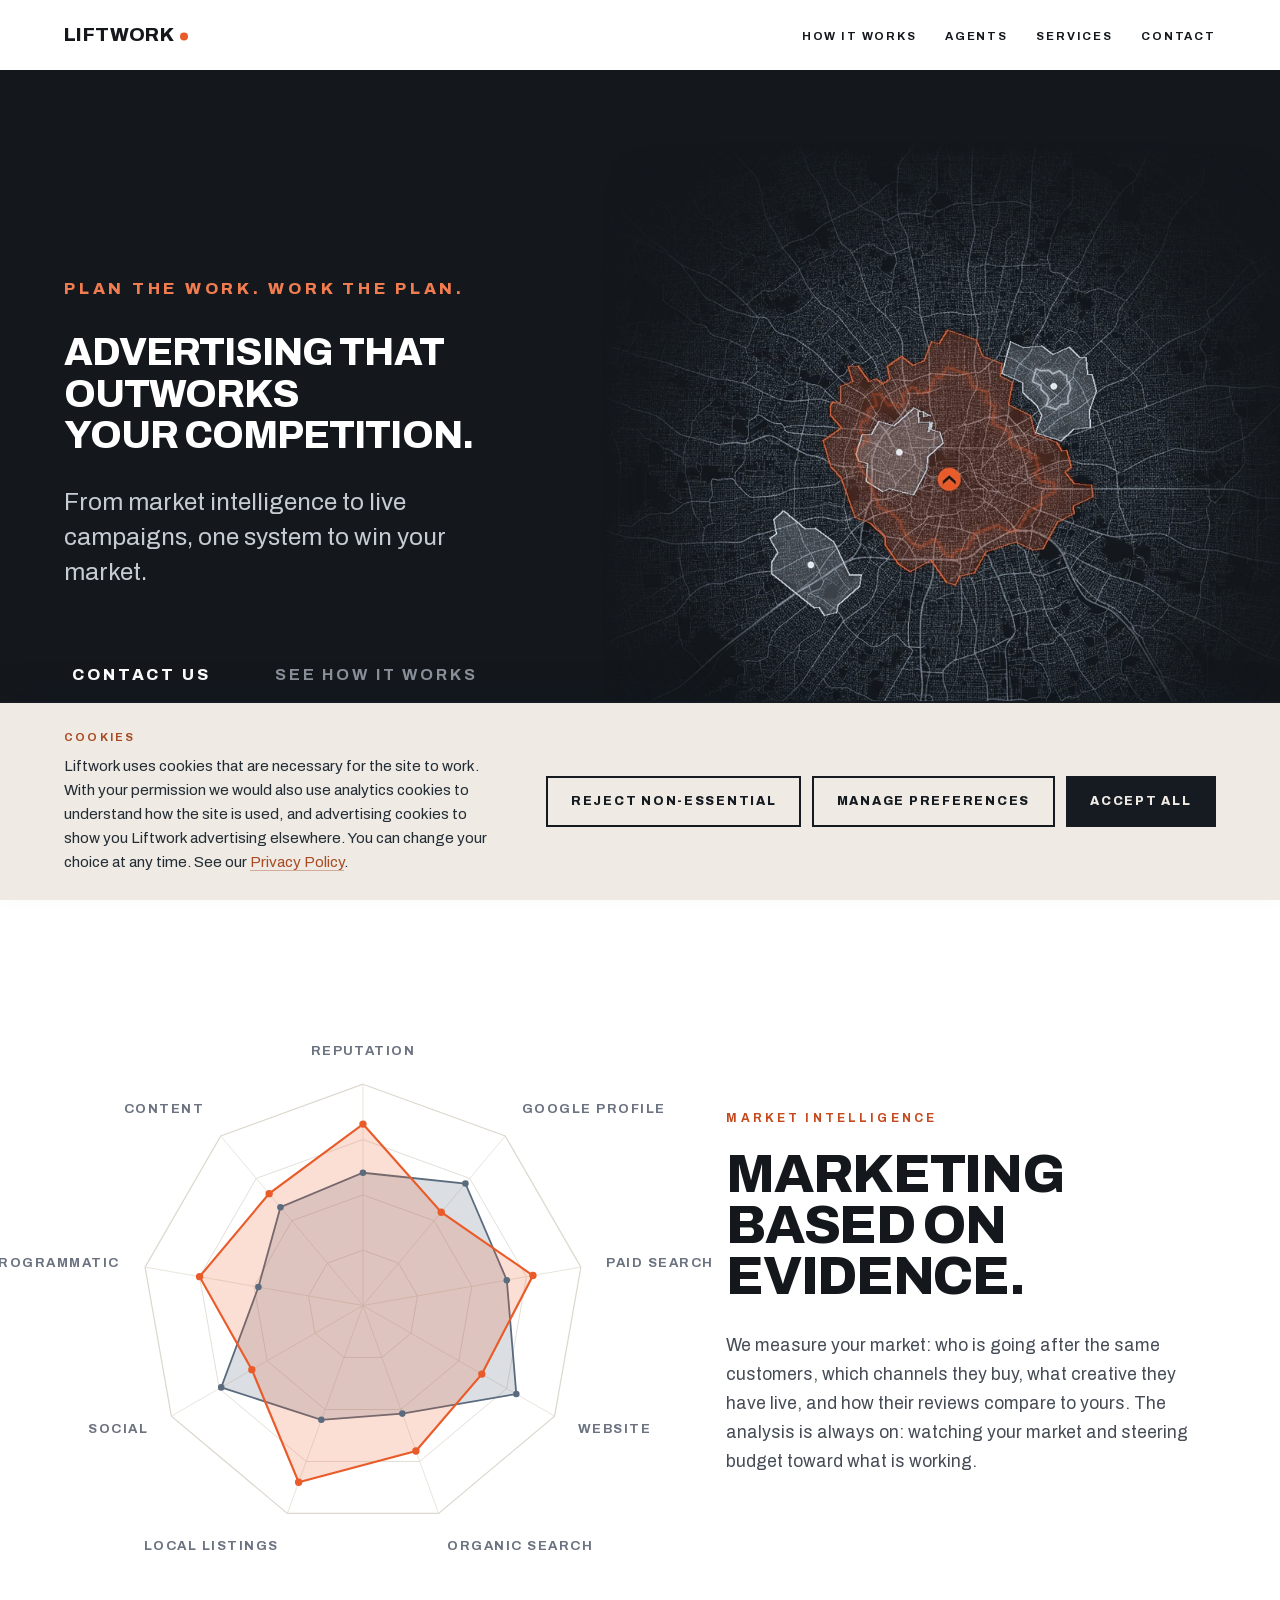
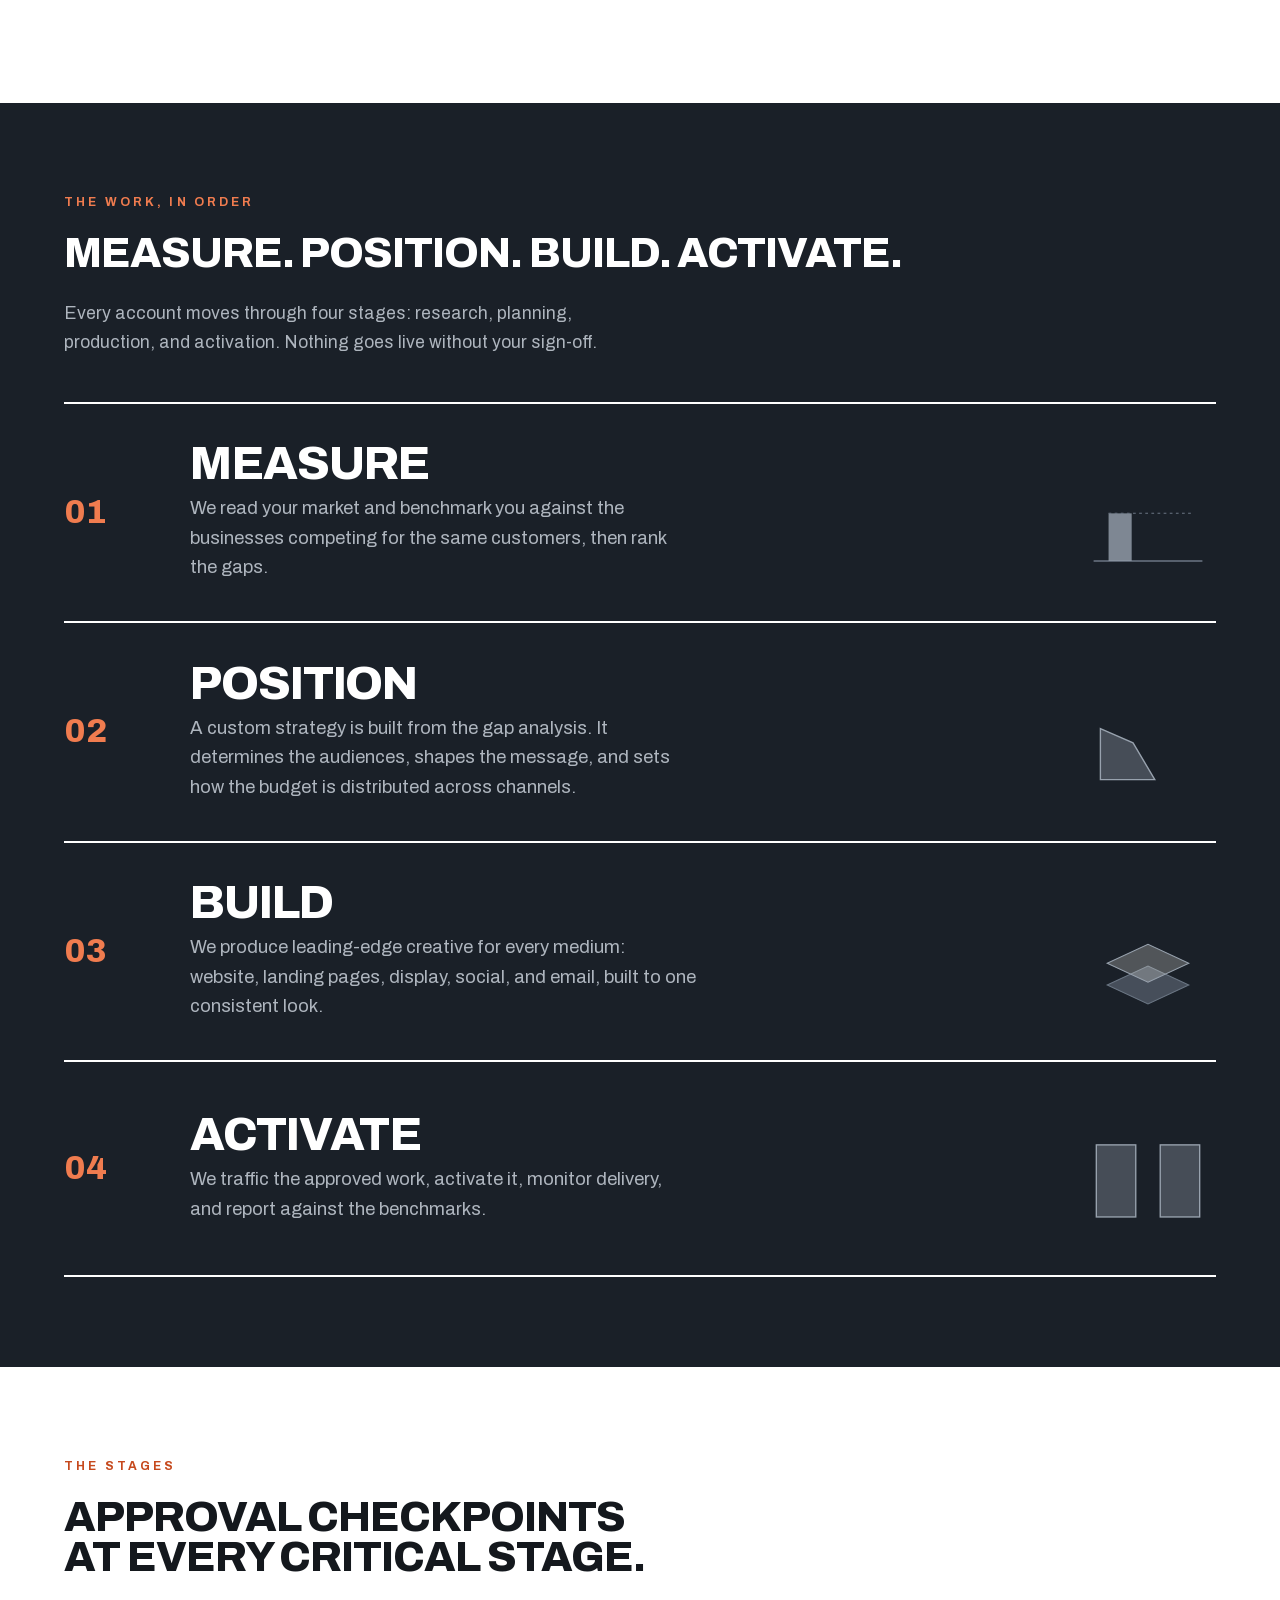
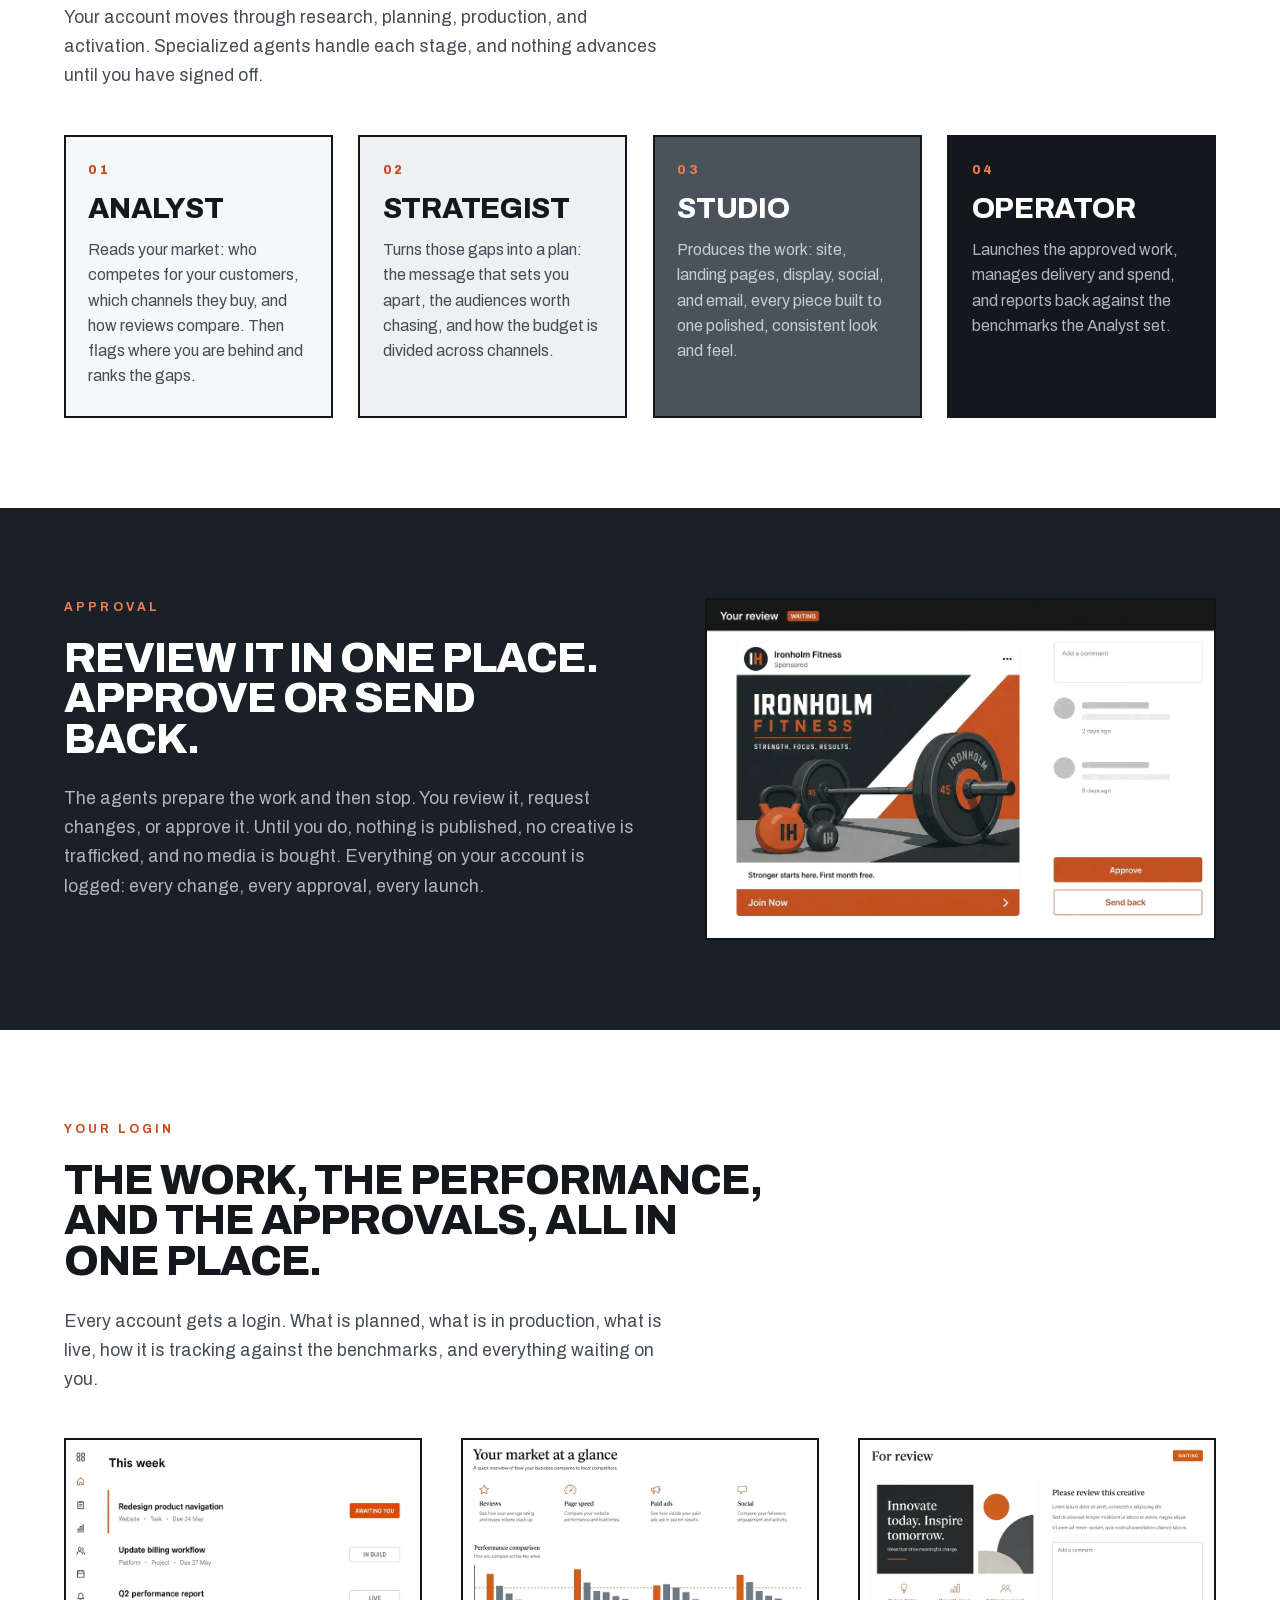
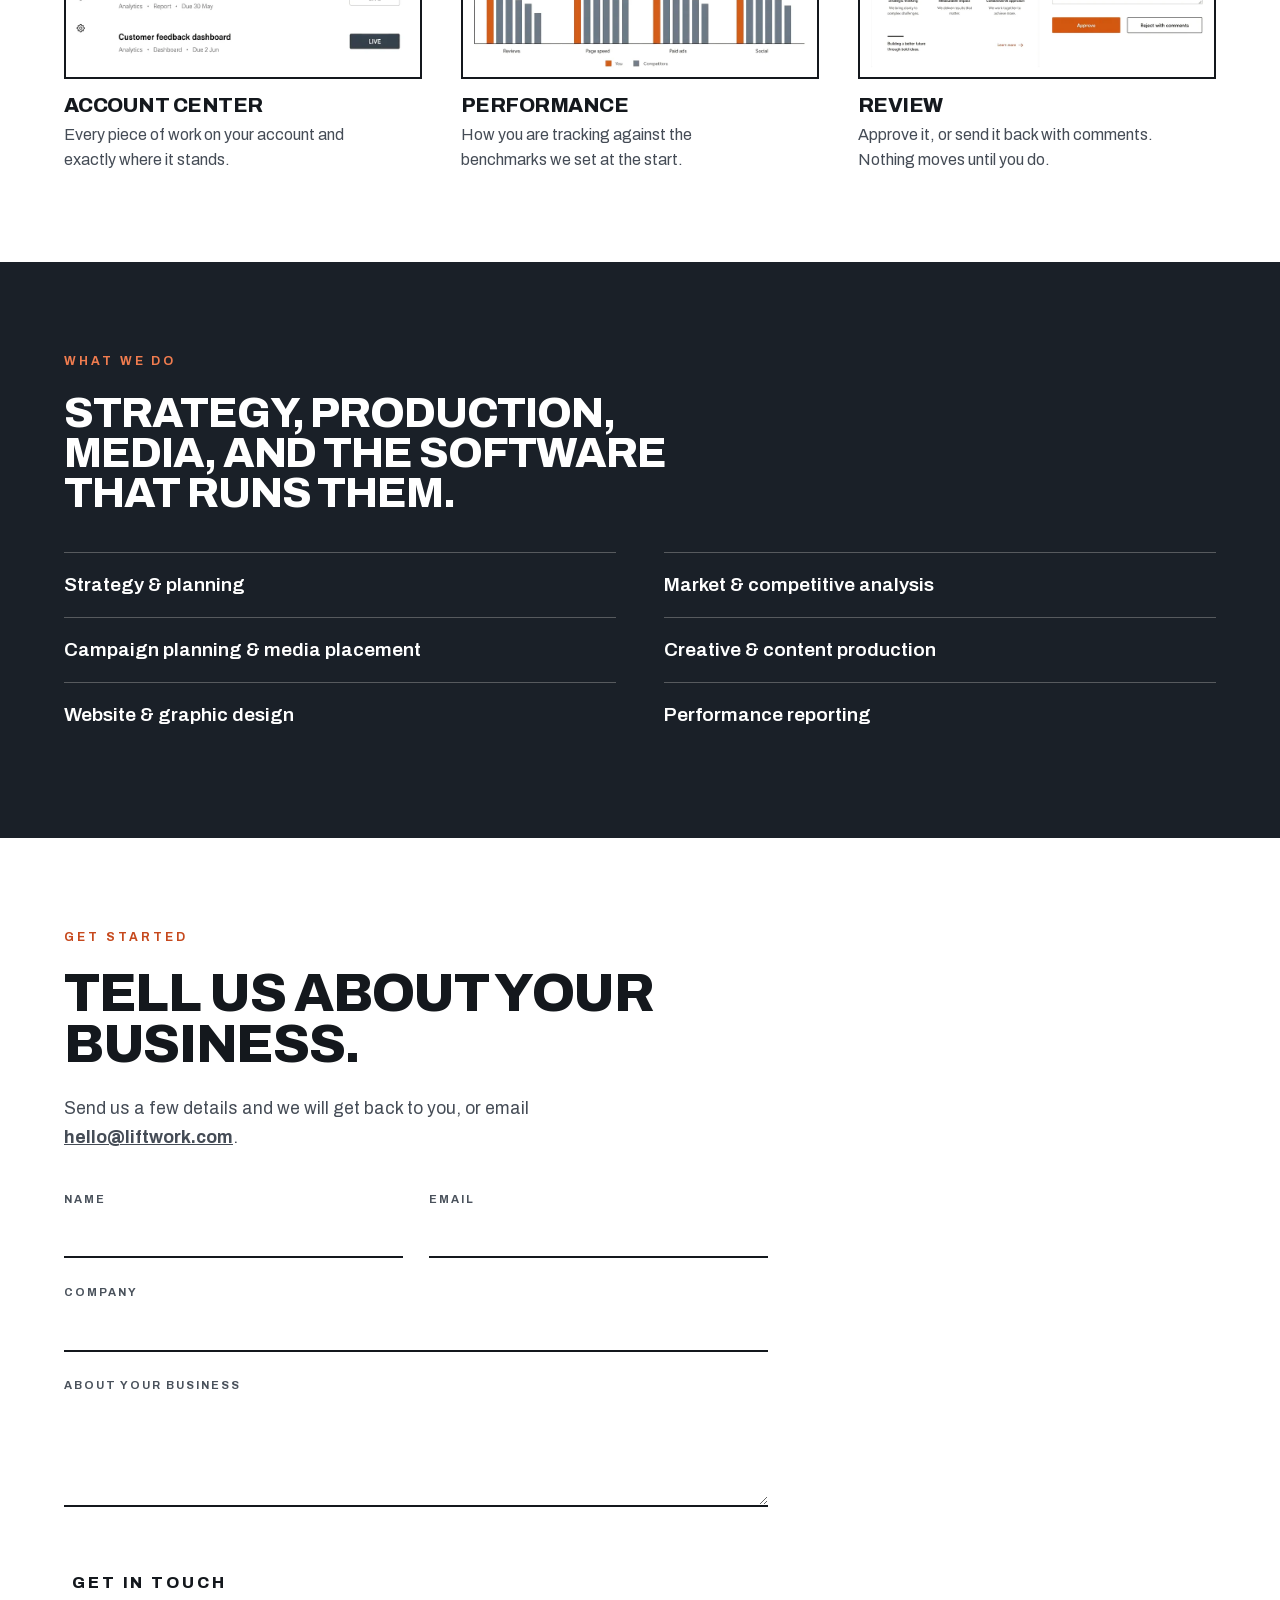
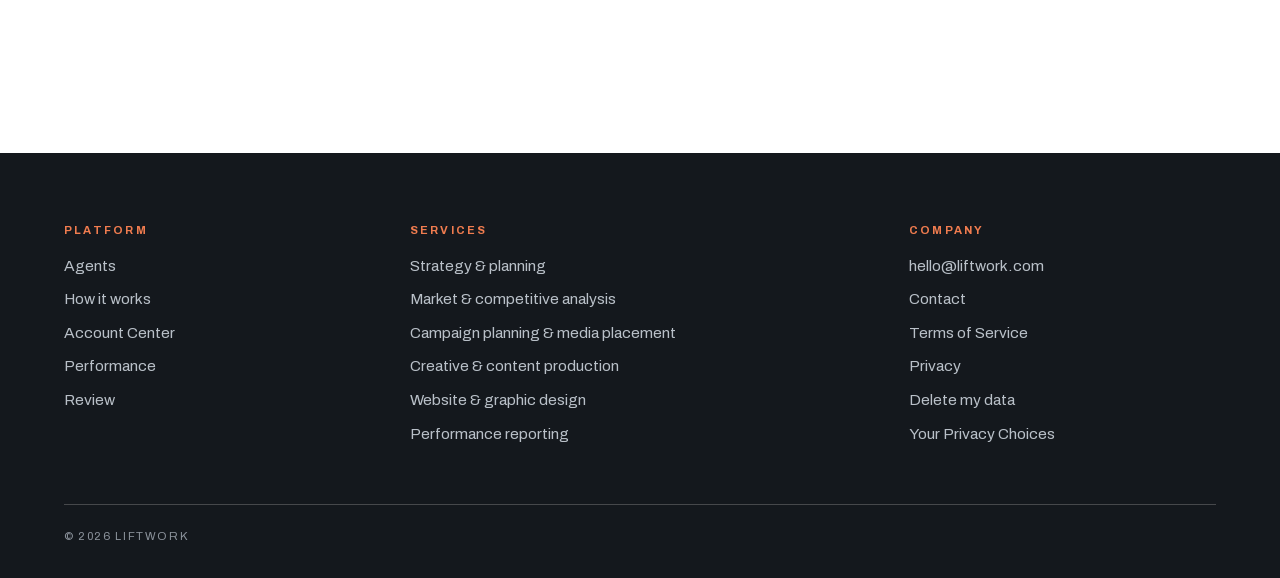
<file: index.html>
<!DOCTYPE html>
<html lang="en"><head><meta charset="utf-8">

<meta name="viewport" content="width=device-width, initial-scale=1">
<title>Liftwork: Advertising that outworks your competition</title>
<meta name="description" content="Competitive analysis, positioning, creative production, and media placement, run as one system and stopped at your approval.">
<meta property="og:type" content="website">
<meta property="og:title" content="Liftwork: Advertising that outworks your competition">
<meta property="og:description" content="Competitive analysis, positioning, creative production, and media placement, run as one system and stopped at your approval.">
<meta name="twitter:card" content="summary_large_image">
<meta name="theme-color" content="#FFFFFF">
<link rel="icon" href="data:image/svg+xml,%3Csvg xmlns='http://www.w3.org/2000/svg' viewBox='0 0 32 32'%3E%3Ccircle cx='16' cy='16' r='10' fill='%23EA5B2A'/%3E%3Cpolygon points='16,12.5 21.5,17.5 21.5,20.3 16,15.3 10.5,20.3 10.5,17.5' fill='%2314181D'/%3E%3C/svg%3E">
<style>
@font-face{font-family:'Archivo';font-style:normal;font-weight:400 800;font-display:swap;src:url(fonts/archivo-var.woff2) format('woff2');unicode-range:U+0000-00FF,U+0131,U+0152-0153,U+02BB-02BC,U+02C6,U+02DA,U+02DC,U+2000-206F,U+2074,U+20AC,U+2122,U+2191,U+2193,U+2212,U+2215,U+FEFF,U+FFFD}
</style>
<style>
/* ============================================================
   LIFTWORK
   visual direction: precisionist industrial plate.
   hard-edged overlapping planes, flat and unmodulated,
   one raking light source, no soft edges.
   ============================================================ */

:root{
  --chalk:#FFFFFF;
  --chalk-2:#EEF0F2;
  --chalk-3:#DCE0E4;
  --slate:#1A2028;
  --slate-deep:#14181D;
  --slate-mid:#4A525C;
  --rust:#C6491D;
  --rust-light:#F07C4F;
  --shadow:rgba(20,24,29,.20);

  --display:'Archivo','Helvetica Neue',Helvetica,Arial,sans-serif;
  --gutter:clamp(1.25rem,5vw,4.5rem);
  --head-h:4.5rem;
}

*,*::before,*::after{box-sizing:border-box}
html{-webkit-text-size-adjust:100%;scroll-behavior:smooth}

body{
  margin:0;
  background:var(--chalk);
  color:var(--slate-deep);
  font-family:var(--display);
  font-size:clamp(1rem,.96rem + .18vw,1.1rem);
  line-height:1.6;
  -webkit-font-smoothing:antialiased;
  overflow-x:hidden;
}

.wrap{max-width:1280px;margin:0 auto;padding-inline:var(--gutter)}

/* ---------- type ---------- */

h1,h2,h3{margin:0;font-weight:800;line-height:.95;letter-spacing:-.025em;text-transform:uppercase}
.display-xl{font-size:clamp(1.9rem,.45rem + 2.45vw,2.8rem);line-height:1.07}
.display-l {font-size:clamp(1.9rem,1.05rem + 2.9vw,3.7rem)}
.display-m {font-size:clamp(1.55rem,1.05rem + 2vw,2.7rem)}

.kicker{
  display:block;
  font-size:clamp(.7rem,.66rem + .12vw,.78rem);
  font-weight:700;letter-spacing:.26em;text-transform:uppercase;
  color:var(--rust);
}
.hero .kicker{
  font-size:clamp(.88rem,.78rem + .3vw,1.1rem);
  font-weight:800;letter-spacing:.23em;
  margin-bottom:1.9rem;
}
.lede{font-size:clamp(1.15rem,1.02rem + .62vw,1.6rem);line-height:1.45;max-width:36ch}
.body{max-width:60ch;color:#454C56;line-height:1.65}

/* ---------- masthead ---------- */

.masthead{
  position:sticky;top:0;z-index:50;
  background:var(--chalk);
  border-bottom:2px solid var(--slate-deep);
  height:var(--head-h);
  display:flex;align-items:center;
}
.masthead .wrap{display:flex;align-items:center;justify-content:space-between;gap:1.5rem;width:100%}
.wordmark{font-weight:800;font-size:1.2rem;letter-spacing:.02em;text-transform:uppercase;text-decoration:none;color:var(--slate-deep);display:inline-flex;align-items:baseline}
.wordmark::after{content:"";width:.42em;height:.42em;border-radius:50%;background:#EA5B2A;margin-left:.3em;transform:translateY(-.02em)}
.masthead nav ul{display:flex;gap:clamp(.9rem,2.2vw,2.1rem);list-style:none;margin:0;padding:0}
.masthead nav a{
  font-size:.72rem;font-weight:700;letter-spacing:.16em;text-transform:uppercase;
  color:var(--slate-deep);text-decoration:none;
  border-bottom:2px solid transparent;padding-bottom:2px;
}
.masthead nav a:hover,.masthead nav a:focus-visible{border-bottom-color:var(--rust);color:var(--rust)}
.nav-check{position:absolute;width:1px;height:1px;margin:-1px;padding:0;overflow:hidden;clip:rect(0 0 0 0);clip-path:inset(50%);white-space:nowrap;border:0}
.nav-check:focus-visible ~ .nav-toggle{outline:2px solid var(--rust);outline-offset:4px}
.nav-toggle{
  display:none;
  background:none;border:0;cursor:pointer;padding:.55rem .35rem;
  margin-right:-.35rem;
}
.nav-toggle span{
  display:block;width:24px;height:2.5px;background:var(--slate-deep);
  margin:5px 0;transition:transform .18s ease, opacity .18s ease;
}
.nav-check:checked ~ .nav-toggle span:nth-child(1){transform:translateY(7.5px) rotate(45deg)}
.nav-check:checked ~ .nav-toggle span:nth-child(2){opacity:0}
.nav-check:checked ~ .nav-toggle span:nth-child(3){transform:translateY(-7.5px) rotate(-45deg)}

@media (max-width:680px){
  .nav-toggle{display:block}
  .masthead nav{
    position:absolute;top:var(--head-h);left:0;right:0;
    background:var(--chalk);border-bottom:2px solid var(--slate-deep);
    display:none;
  }
  .nav-check:checked ~ nav{display:block}
  .masthead nav ul{
    flex-direction:column;gap:0;
    padding:0 var(--gutter);
  }
  .masthead nav li{border-top:1px solid var(--chalk-3)}
  .masthead nav a{
    display:block;padding:1.05rem 0;border-bottom:0;font-size:.8rem;
  }
}

/* ---------- sections ---------- */

.poster{padding-block:clamp(4rem,10vh,8rem)}
.poster--tight{padding-block:clamp(3rem,6vh,5rem)}
section[id]{scroll-margin-top:var(--head-h)}
.panel-dark{background:var(--slate);color:var(--chalk)}
.panel-dark .body{color:#AEB5BE}
.panel-dark .kicker{color:var(--rust-light)}

/* ---------- hero: fills the screen, and nothing below it shows ---------- */

.hero{
  max-width:1400px;
  min-height:calc(100svh - var(--head-h));
  display:grid;align-content:center;
  gap:clamp(2rem,4vw,2.4rem) clamp(2rem,4vw,4rem);
  grid-template-columns:1fr;
  grid-template-areas:"copy" "plate" "act";
  padding-block:clamp(2rem,4vh,3.5rem);
}
.hero-copy{grid-area:copy;position:relative;z-index:2}
.hero > .plate{grid-area:plate;align-self:center}
.hero > .actions{grid-area:act;margin-top:0;position:relative;z-index:2}
@media (min-width:940px){
  .hero{grid-template-columns:1.02fr .98fr;grid-template-areas:"copy plate" "act plate";align-content:center}
  .hero-copy{align-self:end}
  .hero > .actions{align-self:start}
}
.hero h1{margin-block:0 1.8rem;max-width:15ch}
@media (min-width:940px){.hero h1{max-width:none}}
.br-lg{display:none}
@media (min-width:940px){.br-lg{display:block}}

/* ---------- buttons: a printed slab and a marked link. no outlined boxes. ---------- */

.actions{display:flex;flex-wrap:wrap;align-items:center;gap:clamp(1.6rem,4vw,3rem);margin-top:clamp(2rem,4vw,2.8rem)}

/* actions: no boxes. a ring is drawn around the label on hover. */
.act{
  position:relative;z-index:0;display:inline-block;
  font:inherit;font-weight:800;font-size:1rem;letter-spacing:.18em;text-transform:uppercase;
  color:var(--slate-deep);background:none;border:0;cursor:pointer;text-decoration:none;
  padding:.55rem .5rem;
}
.act{transition:color .16s ease}
.act:hover,.act:focus-visible{color:var(--rust)}
.act--quiet{color:var(--slate-mid);font-weight:700}
.act--quiet:hover,.act--quiet:focus-visible{color:var(--rust)}
.panel-dark .act{color:var(--chalk)}
.panel-dark .act:hover,.panel-dark .act:focus-visible{color:var(--rust-light)}

/* ---------- plates ---------- */

.plate{width:100%;display:flex;justify-content:center}
.plate svg,.plate img{display:block;width:100%;height:auto}
.hero .plate img{max-height:min(88svh,900px);width:auto;max-width:100%}
.map-wrap{position:relative;width:100%}
.map-wrap img{display:block;width:100%;height:auto;max-height:none}
@media (min-width:940px){.hero .plate .map-wrap{width:148%;max-width:none;margin:-14% -14% -14% -14%}.hero .plate .map-wrap img{width:100%;max-width:100%;height:auto;max-height:none;margin:0}}
.map-anim{position:absolute;inset:0;width:100%;height:100%}
.tp{filter:drop-shadow(0 0 9px currentColor);color:inherit}
g > .tp[stroke="#EA5B2A"]{color:rgba(234,91,42,.95)}
g > .tp[stroke="#D2DCE6"]{color:rgba(210,220,230,.85)}
@media (prefers-reduced-motion:reduce){.map-anim{display:none}}
.hero-bleed{overflow:clip;background:var(--slate-deep);color:var(--chalk)}
.hero-bleed .kicker{color:var(--rust-light)}
.hero-bleed .lede{color:#C6CCD4}
.hero-bleed .act{color:var(--chalk)}
.hero-bleed .act:hover,.hero-bleed .act:focus-visible{color:var(--rust-light)}
.hero-bleed .act--quiet{color:#8B929B}
.hero-bleed .act--quiet:hover,.hero-bleed .act--quiet:focus-visible{color:var(--rust-light)}
.raking{transform-origin:20% 88%;animation:rake 36s ease-in-out infinite alternate}
@keyframes rake{
  from{transform:skewX(-2deg) scaleX(1)}
  to  {transform:skewX(-13deg) scaleX(1.16)}
}

/* ---------- split ---------- */

.split{display:grid;gap:clamp(2.4rem,5vw,4.5rem);grid-template-columns:1fr;align-items:center}
@media (min-width:940px){.split{grid-template-columns:1.1fr .9fr}}
.split .plate img{max-width:34rem;margin-inline:auto}
.radar-wrap{position:relative;max-width:46rem;margin-inline:auto}
@media (min-width:940px){.split .plate .radar-wrap{width:126%;max-width:none;margin:0 -13%}}
.radar-key{
  position:absolute;top:-.4rem;right:0;
  display:flex;flex-direction:column;gap:.3rem;
}
.radar-key span{
  display:flex;align-items:center;gap:.45rem;
  font-size:.66rem;font-weight:700;letter-spacing:.14em;text-transform:uppercase;color:var(--slate-mid);
}
.radar-key i{width:.62rem;height:.62rem;display:inline-block}
.radar-svg{width:100%;height:auto;display:block}
.rd-poly{transform-box:fill-box;transform-origin:center;animation:rdgrow .9s cubic-bezier(.2,.7,.3,1) backwards}
.rd-comp{animation-delay:.15s}
@keyframes rdgrow{from{transform:scale(.55);opacity:0}}
.rd-ax .rd-hl{opacity:0;transition:opacity .18s ease}
.rd-ax:hover .rd-hl{opacity:1}

@media (min-width:940px){.split--flip > div:first-child{order:2}.split--flip .plate{order:1}}

/* ---------- steps ---------- */

.steps{list-style:none;margin:2.8rem 0 0;padding:0;border-top:2px solid currentColor}
.steps > li{border-bottom:2px solid currentColor}
.step{
  display:grid;gap:.7rem 2rem;grid-template-columns:1fr;
  padding-block:clamp(1.6rem,3.4vw,2.4rem);align-items:center;
}
@media (min-width:820px){.step{grid-template-columns:5.5rem minmax(0,1fr) 8.5rem;gap:2.4rem}}
.step-num{font-weight:800;font-size:clamp(1.4rem,1rem + 1.4vw,2.1rem);color:var(--rust-light);line-height:1}
.step h3{font-size:clamp(1.7rem,1rem + 2.4vw,3rem);margin-bottom:.5rem}
.step p{margin:0;max-width:46ch;color:#AEB5BE;font-size:clamp(1rem,.96rem + .28vw,1.15rem)}
.step-mark{width:100%;max-width:9rem}
.step-mark svg,.step-mark img{display:block;width:100%;height:auto}
.sm{transform-box:fill-box;transition:transform .45s cubic-bezier(.3,.6,.3,1),opacity .45s ease}
.sm-measure{transform-origin:bottom;transform:scaleY(0);opacity:0}
.step:hover .sm-measure{transform:scaleY(1.66);opacity:1}
.mm-delta{opacity:0;transition:opacity .35s ease .18s}
.step:hover .mm-delta{opacity:1}
.sm-position{transform-origin:30px 170px;transform-box:view-box;opacity:0;transform:scale(.5);transition:transform .5s cubic-bezier(.3,.6,.3,1),opacity .4s ease}
.step:hover .sm-position{opacity:1;transform:scale(1)}
.sm-build{opacity:0;transform:translateY(34px);transition:transform .5s cubic-bezier(.3,.6,.3,1),opacity .4s ease}
.step:hover .sm-build{opacity:1;transform:translateY(0)}
.sm-close{transform-origin:center;transform:scaleX(0);opacity:0}
.step:hover .sm-close{transform:scaleX(1);opacity:1}

/* ---------- agents ---------- */

.agents{
  list-style:none;margin:2.8rem 0 0;padding:0;
  display:grid;gap:clamp(1.2rem,2vw,1.6rem);grid-template-columns:1fr;
}
@media (min-width:640px){.agents{grid-template-columns:1fr 1fr}}
@media (min-width:1060px){.agents{grid-template-columns:repeat(4,1fr)}}
.agents li{
  border:2px solid var(--slate-deep);
  padding:1.5rem 1.4rem 1.7rem;
  display:flex;flex-direction:column;gap:.9rem;
}
.agents li:nth-child(1){background:#F5F7F8}
.agents li:nth-child(2){background:var(--chalk-2)}
.agents li:nth-child(3){background:var(--slate-mid)}
.agents li:nth-child(3) .agent-name{color:var(--chalk)}
.agents li:nth-child(3) .agent-what{color:#C6CCD4}
.agents li:nth-child(3) .agent-num{color:var(--rust-light)}
.agents li:nth-child(4){background:var(--slate-deep)}
.agents li:nth-child(4) .agent-name{color:var(--chalk)}
.agents li:nth-child(4) .agent-what{color:#AEB5BE}
.agents li:nth-child(4) .agent-num{color:var(--rust-light)}
.agent-num{
  font-weight:800;font-size:.78rem;letter-spacing:.2em;color:var(--rust);
}
.agent-name{font-weight:800;text-transform:uppercase;letter-spacing:-.01em;line-height:.95;font-size:clamp(1.35rem,1rem + 1vw,1.8rem)}
.agent-what{font-size:1rem;color:#454C56;line-height:1.58}

/* ---------- product panels ---------- */

.panels{display:grid;gap:clamp(1.8rem,3vw,2.6rem);grid-template-columns:1fr;margin-top:2.8rem}
@media (min-width:900px){.panels{grid-template-columns:repeat(3,1fr)}}
.panel-ui{border:2px solid var(--slate-deep);background:#F5F7F8}
.panel-ui svg,.panel-ui img{display:block;width:100%;height:auto}
.panel-cap{margin-top:1.1rem}
.panel-cap h3{font-size:clamp(1.05rem,1rem + .35vw,1.3rem);margin-bottom:.45rem}
.panel-cap p{margin:0;color:#454C56;font-size:1rem;line-height:1.55;max-width:34ch}

/* ---------- the row line ---------- */

.row-line{
  margin:0;font-weight:800;text-transform:uppercase;letter-spacing:-.025em;line-height:1.04;
  font-size:clamp(1.6rem,.9rem + 2.6vw,2.9rem);
}
.row-line span{display:inline-block;margin-right:.5em}
.row-line .dot{color:var(--rust);margin-right:0}
.panel-dark .row-line .dot{color:var(--rust-light)}

/* ---------- services ---------- */

.services{list-style:none;margin:2.4rem 0 0;padding:0;display:grid;grid-template-columns:1fr}
@media (min-width:720px){.services{grid-template-columns:1fr 1fr;column-gap:3rem}}
.services li{
  border-top:1px solid rgba(244,241,234,.28);
  padding:1.05rem 0;font-size:clamp(1rem,.96rem + .3vw,1.2rem);font-weight:600;
}

/* ---------- contact ---------- */

form{max-width:44rem;margin-top:2.4rem}
.fields{display:grid;gap:1.6rem;grid-template-columns:1fr}
@media (min-width:640px){.fields--2{grid-template-columns:1fr 1fr}}
label{display:block;font-size:.7rem;font-weight:700;letter-spacing:.18em;text-transform:uppercase;color:var(--slate-mid);margin-bottom:.5rem}
input,textarea{
  width:100%;font-family:var(--display);font-size:1.05rem;color:var(--slate-deep);
  background:transparent;border:0;border-bottom:2px solid var(--slate-deep);padding:.65rem 0;border-radius:0;
}
textarea{min-height:6.5rem;resize:vertical}
input:focus,textarea:focus{outline:0;border-bottom-color:var(--rust)}

/* ---------- footer ---------- */

footer{background:var(--slate-deep);color:var(--chalk);padding-block:clamp(3rem,7vw,4.5rem) 2rem}
.foot-grid{display:grid;gap:2.4rem;grid-template-columns:1fr}
@media (min-width:680px){.foot-grid{grid-template-columns:1fr 1.5fr 1fr}}
.foot-col .foot-h{margin:0 0 1.1rem;font-size:.7rem;font-weight:700;letter-spacing:.2em;text-transform:uppercase;color:var(--rust-light)}
.foot-col ul{list-style:none;margin:0;padding:0;display:grid;gap:.55rem}
.foot-col li,.foot-col a{font-size:.97rem;color:#B9C0C8;text-decoration:none}
.foot-col a:hover,.foot-col a:focus-visible{color:#fff}
.colophon{
  margin-top:clamp(2.4rem,6vw,3.6rem);padding-top:1.4rem;
  border-top:1px solid rgba(244,241,234,.22);
  display:flex;justify-content:space-between;gap:1rem;flex-wrap:wrap;
  font-size:.72rem;letter-spacing:.14em;text-transform:uppercase;color:#8B929B;
}

/* ---------- a11y ---------- */

:focus-visible{outline:3px solid var(--rust);outline-offset:4px}
.panel-dark :focus-visible{outline-color:var(--rust-light)}
.skip{position:absolute;left:-9999px;background:var(--slate-deep);color:var(--chalk);padding:.9rem 1.3rem;font-weight:700;letter-spacing:.14em;text-transform:uppercase;font-size:.76rem;z-index:100}
.skip:focus{left:1rem;top:1rem}

@media (prefers-reduced-motion:reduce){
  html{scroll-behavior:auto}
  *,*::before,*::after{animation:none !important;transition:none !important}
}

.hp-field{position:absolute;left:-9999px;width:1px;height:1px;overflow:hidden}
.form-note{margin-top:1.4rem;font-size:.95rem;line-height:1.5;min-height:1.4em;color:var(--slate-mid)}
.form-note.err{color:var(--rust);font-weight:700}
.form-note.ok{color:var(--slate-deep);font-weight:700}
.act[disabled]{opacity:.55;cursor:wait}
</style>
  <link rel="stylesheet" href="consent.css">
</head>
<body>

<a class="skip" href="#main">Skip to content</a>

<header class="masthead">
  <div class="wrap">
    <a class="wordmark" href="#main">Liftwork</a>
    <input type="checkbox" id="nav-check" class="nav-check" aria-label="Menu">
    <label for="nav-check" class="nav-toggle" aria-hidden="true">
      <span></span><span></span><span></span>
    </label>
    <nav id="site-nav" aria-label="Primary">
      <ul>
        <li><a href="#how">How it works</a></li>
        <li><a href="#agents">Agents</a></li>
        <li><a href="#services">Services</a></li>
        <li><a href="#contact">Contact</a></li>
      </ul>
    </nav>
  </div>
</header>

<main id="main">

  <!-- ===================== HERO (fills the screen) ===================== -->
  <div class="hero-bleed">
<section class="wrap hero">
    <div class="hero-copy">
      <span class="kicker">Plan the work. Work the plan.</span>
      <h1 class="display-xl">Advertising that outworks <br class="br-lg">your competition.</h1>
      <p class="lede">From market intelligence to live campaigns, one system to win your market.</p>
    </div>

    <div class="plate">
      <div class="map-wrap">
      <img src="img/market-map-night.webp" width="900" height="900" decoding="async" alt="A dark map of a local market with glowing streets: the business marked with the Liftwork chevron inside its orange trade area, with competitor trade areas in grey nearby.">
      <svg class="map-anim" viewBox="0 0 900 900" aria-hidden="true"><g transform="translate(450.7 436.8)"><path class="tp" d="M1.8,-190.5 L37.8,-178.3 L45.1,-157.0 L71.3,-147.2 L68.8,-130.8 L85.2,-122.6 L79.5,-93.2 L108.1,-79.3 L113.8,-54.7 L142.5,-44.1 L149.0,-32.6 L155.6,-34.3 L161.3,-11.3 L153.9,-4.8 L165.4,9.1 L187.5,11.6 L189.9,27.9 L163.8,40.2 L165.4,50.0 L143.3,61.5 L124.5,95.0 L112.2,97.5 L89.3,86.8 L50.0,99.9 L35.3,126.9 L15.7,131.0 L9.9,142.5 L0.1,139.2 L-20.3,110.6 L-48.2,125.3 L-62.9,115.5 L-80.1,90.1 L-80.1,80.3 L-99.7,62.3 L-118.5,54.9 L-137.3,3.4 L-150.4,-11.3 L-161.1,-45.7 L-137.3,-62.9 L-151.2,-78.4 L-151.2,-91.5 L-148.0,-97.3 L-138.2,-96.4 L-138.2,-117.7 L-122.6,-123.4 L-128.3,-143.1 L-116.1,-143.9 L-102.2,-123.4 L-92.3,-126.7 L-84.2,-120.2 L-74.3,-126.7 L-77.6,-143.1 L-58.8,-156.2 L-44.9,-144.7 L-29.3,-150.4 L-19.5,-175.0 L-9.7,-172.5 L-0.7,-188.9 Z" fill="none" stroke="#EA5B2A" stroke-width="5" opacity="0"><animateTransform attributeName="transform" type="scale" values="0.06;1;1" keyTimes="0;0.7;1" dur="3.8s" begin="0s" repeatCount="indefinite"/><animate attributeName="opacity" values="0;1;0;0" keyTimes="0;0.1;0.7;1" dur="3.8s" begin="0s" repeatCount="indefinite"/></path></g><g transform="translate(589.9 320.7)"><path class="tp" d="M-55.6,-58.9 L-39.3,-51.5 L-16.4,-54.0 L-1.6,-42.5 L19.6,-52.3 L32.7,-39.2 L41.7,-38.4 L43.4,-17.2 L49.9,-16.3 L54.8,5.8 L45.8,30.3 L46.6,53.2 L24.6,55.7 L9.0,71.2 L-23.7,60.6 L-15.5,37.7 L-20.4,26.2 L-40.1,7.4 L-40.1,-4.9 L-67.1,-17.2 L-55.6,-58.9 Z" fill="none" stroke="#D2DCE6" stroke-width="5" opacity="0"><animateTransform attributeName="transform" type="scale" values="0.06;1;1" keyTimes="0;0.7;1" dur="3.8s" begin="0.95s" repeatCount="indefinite"/><animate attributeName="opacity" values="0;0.95;0;0" keyTimes="0;0.1;0.7;1" dur="3.8s" begin="0.95s" repeatCount="indefinite"/></path></g><g transform="translate(274.1 553.1)"><path class="tp" d="M-36.0,-71.2 L-8.2,-47.5 L4.9,-48.3 L28.6,-30.3 L49.1,12.3 L64.6,12.3 L62.2,28.6 L33.5,53.2 L31.9,62.2 L17.2,66.3 L10.6,55.6 L4.1,56.4 L-51.6,11.4 L-51.6,-4.1 L-43.4,-16.4 L-54.0,-35.2 L-45.0,-40.9 L-48.3,-59.7 L-36.8,-70.4 Z" fill="none" stroke="#D2DCE6" stroke-width="5" opacity="0"><animateTransform attributeName="transform" type="scale" values="0.06;1;1" keyTimes="0;0.7;1" dur="3.8s" begin="1.9s" repeatCount="indefinite"/><animate attributeName="opacity" values="0;0.95;0;0" keyTimes="0;0.1;0.7;1" dur="3.8s" begin="1.9s" repeatCount="indefinite"/></path></g><g transform="translate(388.6 406.6)"><path class="tp" d="M18.9,-58.9 L40.9,-48.2 L31.9,-46.6 L31.9,-53.1 L23.8,-54.0 L24.6,-40.1 L39.3,-40.9 L37.7,-27.8 L42.6,-40.1 L40.9,-31.1 L52.4,-27.0 L56.5,-12.2 L36.0,5.8 L35.2,22.1 L18.0,54.9 L-13.1,47.5 L-22.1,50.8 L-42.5,37.7 L-40.9,14.8 L-52.3,11.5 L-55.6,1.7 L-48.2,-23.7 L-36.0,-24.5 L-26.1,-41.7 L-6.5,-35.1 L18.0,-57.2 Z" fill="none" stroke="#D2DCE6" stroke-width="5" opacity="0"><animateTransform attributeName="transform" type="scale" values="0.06;1;1" keyTimes="0;0.7;1" dur="3.8s" begin="2.85s" repeatCount="indefinite"/><animate attributeName="opacity" values="0;0.95;0;0" keyTimes="0;0.1;0.7;1" dur="3.8s" begin="2.85s" repeatCount="indefinite"/></path></g></svg>
      </div>
    </div>

    <div class="actions">
        <a class="act" href="#contact">Contact us</a>
        <a class="act act--quiet" href="#how">See how it works</a>
      </div>
  </section>
</div>

  <!-- ===================== MARKET INTELLIGENCE ===================== -->
  <section class="wrap poster">
    <div class="split split--flip" id="mi-grid">
      <div>
        <span class="kicker">Market intelligence</span>
        <h2 class="display-l" style="margin-block:1.3rem 1.8rem;max-width:24ch">Marketing based on evidence.</h2>
        <p class="body">We measure your market: who is going after the same customers, which channels they buy, what creative they have live, and how their reviews compare to yours. The analysis is always on: watching your market and steering budget toward what is working.</p>
      </div>
      <div class="plate">
        <div class="radar-wrap">
          <svg class="radar-svg" viewBox="0 0 920 760" xmlns="http://www.w3.org/2000/svg" role="img" aria-label="A nine-axis radar chart comparing you against a competitor across reputation, Google profile, paid search, website, organic search, local listings, social, programmatic, and content. Hover an axis for scores."><polygon points="460.0,317.5 503.4,333.3 526.5,373.3 518.5,418.8 483.1,448.4 436.9,448.4 401.5,418.8 393.5,373.3 416.6,333.3" fill="none" stroke="#DDD8CE" stroke-width="1"/><polygon points="460.0,250.0 546.8,281.6 592.9,361.6 576.9,452.5 506.2,511.9 413.8,511.9 343.1,452.5 327.1,361.6 373.2,281.6" fill="none" stroke="#DDD8CE" stroke-width="1"/><polygon points="460.0,182.5 590.2,229.9 659.4,349.8 635.4,486.2 529.3,575.3 390.7,575.3 284.6,486.3 260.6,349.8 329.8,229.9" fill="none" stroke="#DDD8CE" stroke-width="1"/><polygon points="460.0,115.0 633.6,178.2 725.9,338.1 693.8,520.0 552.3,638.7 367.7,638.7 226.2,520.0 194.1,338.1 286.4,178.2" fill="none" stroke="#DDD8CE" stroke-width="1.5"/><line x1="460" y1="385" x2="460.0" y2="115.0" stroke="#E4DFD5" stroke-width="1"/><line x1="460" y1="385" x2="633.6" y2="178.2" stroke="#E4DFD5" stroke-width="1"/><line x1="460" y1="385" x2="725.9" y2="338.1" stroke="#E4DFD5" stroke-width="1"/><line x1="460" y1="385" x2="693.8" y2="520.0" stroke="#E4DFD5" stroke-width="1"/><line x1="460" y1="385" x2="552.3" y2="638.7" stroke="#E4DFD5" stroke-width="1"/><line x1="460" y1="385" x2="367.7" y2="638.7" stroke="#E4DFD5" stroke-width="1"/><line x1="460" y1="385" x2="226.2" y2="520.0" stroke="#E4DFD5" stroke-width="1"/><line x1="460" y1="385" x2="194.1" y2="338.1" stroke="#E4DFD5" stroke-width="1"/><line x1="460" y1="385" x2="286.4" y2="178.2" stroke="#E4DFD5" stroke-width="1"/><polygon class="rd-poly rd-comp" points="460.0,223.0 585.0,236.1 635.5,354.1 647.1,493.0 508.0,516.9 409.2,524.5 287.0,484.9 332.4,362.5 359.3,265.0" fill="rgba(90,107,126,.22)" stroke="#5A6B7E" stroke-width="2.2"/><polygon class="rd-poly rd-you" points="460.0,163.6 555.5,271.2 667.4,348.4 605.0,468.7 524.6,562.6 381.5,600.7 324.4,463.3 260.6,349.8 345.5,248.5" fill="rgba(234,91,42,.20)" stroke="#EA5B2A" stroke-width="2.6"/><circle cx="460.0" cy="223.0" r="4" fill="#5A6B7E"/><circle cx="460.0" cy="163.6" r="4.5" fill="#EA5B2A"/><circle cx="585.0" cy="236.1" r="4" fill="#5A6B7E"/><circle cx="555.5" cy="271.2" r="4.5" fill="#EA5B2A"/><circle cx="635.5" cy="354.1" r="4" fill="#5A6B7E"/><circle cx="667.4" cy="348.4" r="4.5" fill="#EA5B2A"/><circle cx="647.1" cy="493.0" r="4" fill="#5A6B7E"/><circle cx="605.0" cy="468.7" r="4.5" fill="#EA5B2A"/><circle cx="508.0" cy="516.9" r="4" fill="#5A6B7E"/><circle cx="524.6" cy="562.6" r="4.5" fill="#EA5B2A"/><circle cx="409.2" cy="524.5" r="4" fill="#5A6B7E"/><circle cx="381.5" cy="600.7" r="4.5" fill="#EA5B2A"/><circle cx="287.0" cy="484.9" r="4" fill="#5A6B7E"/><circle cx="324.4" cy="463.3" r="4.5" fill="#EA5B2A"/><circle cx="332.4" cy="362.5" r="4" fill="#5A6B7E"/><circle cx="260.6" cy="349.8" r="4.5" fill="#EA5B2A"/><circle cx="359.3" cy="265.0" r="4" fill="#5A6B7E"/><circle cx="345.5" cy="248.5" r="4.5" fill="#EA5B2A"/><text x="460" y="79" text-anchor="middle" font-size="16" font-weight="700" letter-spacing="1.8" fill="#6B7280" style="text-transform:uppercase">REPUTATION</text><text x="654" y="150" text-anchor="start" font-size="16" font-weight="700" letter-spacing="1.8" fill="#6B7280" style="text-transform:uppercase">GOOGLE PROFILE</text><text x="757" y="338" text-anchor="start" font-size="16" font-weight="700" letter-spacing="1.8" fill="#6B7280" style="text-transform:uppercase">PAID SEARCH</text><text x="722" y="541" text-anchor="start" font-size="16" font-weight="700" letter-spacing="1.8" fill="#6B7280" style="text-transform:uppercase">WEBSITE</text><text x="563" y="683" text-anchor="start" font-size="16" font-weight="700" letter-spacing="1.8" fill="#6B7280" style="text-transform:uppercase">ORGANIC SEARCH</text><text x="357" y="683" text-anchor="end" font-size="16" font-weight="700" letter-spacing="1.8" fill="#6B7280" style="text-transform:uppercase">LOCAL LISTINGS</text><text x="198" y="541" text-anchor="end" font-size="16" font-weight="700" letter-spacing="1.8" fill="#6B7280" style="text-transform:uppercase">SOCIAL</text><text x="163" y="338" text-anchor="end" font-size="16" font-weight="700" letter-spacing="1.8" fill="#6B7280" style="text-transform:uppercase">PROGRAMMATIC</text><text x="266" y="150" text-anchor="end" font-size="16" font-weight="700" letter-spacing="1.8" fill="#6B7280" style="text-transform:uppercase">CONTENT</text><g class="rd-ax"><line class="rd-hl" x1="460" y1="385" x2="460.0" y2="115.0" stroke="#14181D" stroke-width="1.6"/><circle class="rd-hl" cx="460.0" cy="163.6" r="7.5" fill="none" stroke="#EA5B2A" stroke-width="2"/><circle class="rd-hl" cx="460.0" cy="223.0" r="7" fill="none" stroke="#5A6B7E" stroke-width="2"/><g class="rd-hl"><rect x="396" y="231" width="128" height="38" rx="5" fill="#14181D"/><text x="460" y="248" text-anchor="middle" font-size="14" font-weight="800" fill="#F07C4F" letter-spacing="1">YOU 82</text><text x="460" y="264" text-anchor="middle" font-size="12.5" font-weight="700" fill="#AEB5BE" letter-spacing="1">COMP 60</text></g><path d="M460,385 L349.9,82.4 A322,322 0 0 1 570.1,82.4 Z" fill="transparent"/></g><g class="rd-ax"><line class="rd-hl" x1="460" y1="385" x2="633.6" y2="178.2" stroke="#14181D" stroke-width="1.6"/><circle class="rd-hl" cx="555.5" cy="271.2" r="7.5" fill="none" stroke="#EA5B2A" stroke-width="2"/><circle class="rd-hl" cx="585.0" cy="236.1" r="7" fill="none" stroke="#5A6B7E" stroke-width="2"/><g class="rd-hl"><rect x="483" y="263" width="128" height="38" rx="5" fill="#14181D"/><text x="547" y="280" text-anchor="middle" font-size="14" font-weight="800" fill="#F07C4F" letter-spacing="1">YOU 55</text><text x="547" y="296" text-anchor="middle" font-size="12.5" font-weight="700" fill="#AEB5BE" letter-spacing="1">COMP 72</text></g><path d="M460,385 L570.1,82.4 A322,322 0 0 1 738.9,224.0 Z" fill="transparent"/></g><g class="rd-ax"><line class="rd-hl" x1="460" y1="385" x2="725.9" y2="338.1" stroke="#14181D" stroke-width="1.6"/><circle class="rd-hl" cx="667.4" cy="348.4" r="7.5" fill="none" stroke="#EA5B2A" stroke-width="2"/><circle class="rd-hl" cx="635.5" cy="354.1" r="7" fill="none" stroke="#5A6B7E" stroke-width="2"/><g class="rd-hl"><rect x="529" y="343" width="128" height="38" rx="5" fill="#14181D"/><text x="593" y="360" text-anchor="middle" font-size="14" font-weight="800" fill="#F07C4F" letter-spacing="1">YOU 78</text><text x="593" y="376" text-anchor="middle" font-size="12.5" font-weight="700" fill="#AEB5BE" letter-spacing="1">COMP 66</text></g><path d="M460,385 L738.9,224.0 A322,322 0 0 1 777.1,440.9 Z" fill="transparent"/></g><g class="rd-ax"><line class="rd-hl" x1="460" y1="385" x2="693.8" y2="520.0" stroke="#14181D" stroke-width="1.6"/><circle class="rd-hl" cx="605.0" cy="468.7" r="7.5" fill="none" stroke="#EA5B2A" stroke-width="2"/><circle class="rd-hl" cx="647.1" cy="493.0" r="7" fill="none" stroke="#5A6B7E" stroke-width="2"/><g class="rd-hl"><rect x="513" y="434" width="128" height="38" rx="5" fill="#14181D"/><text x="577" y="450" text-anchor="middle" font-size="14" font-weight="800" fill="#F07C4F" letter-spacing="1">YOU 62</text><text x="577" y="466" text-anchor="middle" font-size="12.5" font-weight="700" fill="#AEB5BE" letter-spacing="1">COMP 80</text></g><path d="M460,385 L777.1,440.9 A322,322 0 0 1 667.0,631.7 Z" fill="transparent"/></g><g class="rd-ax"><line class="rd-hl" x1="460" y1="385" x2="552.3" y2="638.7" stroke="#14181D" stroke-width="1.6"/><circle class="rd-hl" cx="524.6" cy="562.6" r="7.5" fill="none" stroke="#EA5B2A" stroke-width="2"/><circle class="rd-hl" cx="508.0" cy="516.9" r="7" fill="none" stroke="#5A6B7E" stroke-width="2"/><g class="rd-hl"><rect x="442" y="493" width="128" height="38" rx="5" fill="#14181D"/><text x="506" y="510" text-anchor="middle" font-size="14" font-weight="800" fill="#F07C4F" letter-spacing="1">YOU 70</text><text x="506" y="526" text-anchor="middle" font-size="12.5" font-weight="700" fill="#AEB5BE" letter-spacing="1">COMP 52</text></g><path d="M460,385 L667.0,631.7 A322,322 0 0 1 460.0,707.0 Z" fill="transparent"/></g><g class="rd-ax"><line class="rd-hl" x1="460" y1="385" x2="367.7" y2="638.7" stroke="#14181D" stroke-width="1.6"/><circle class="rd-hl" cx="381.5" cy="600.7" r="7.5" fill="none" stroke="#EA5B2A" stroke-width="2"/><circle class="rd-hl" cx="409.2" cy="524.5" r="7" fill="none" stroke="#5A6B7E" stroke-width="2"/><g class="rd-hl"><rect x="350" y="493" width="128" height="38" rx="5" fill="#14181D"/><text x="414" y="510" text-anchor="middle" font-size="14" font-weight="800" fill="#F07C4F" letter-spacing="1">YOU 85</text><text x="414" y="526" text-anchor="middle" font-size="12.5" font-weight="700" fill="#AEB5BE" letter-spacing="1">COMP 55</text></g><path d="M460,385 L460.0,707.0 A322,322 0 0 1 253.0,631.7 Z" fill="transparent"/></g><g class="rd-ax"><line class="rd-hl" x1="460" y1="385" x2="226.2" y2="520.0" stroke="#14181D" stroke-width="1.6"/><circle class="rd-hl" cx="324.4" cy="463.3" r="7.5" fill="none" stroke="#EA5B2A" stroke-width="2"/><circle class="rd-hl" cx="287.0" cy="484.9" r="7" fill="none" stroke="#5A6B7E" stroke-width="2"/><g class="rd-hl"><rect x="279" y="434" width="128" height="38" rx="5" fill="#14181D"/><text x="343" y="451" text-anchor="middle" font-size="14" font-weight="800" fill="#F07C4F" letter-spacing="1">YOU 58</text><text x="343" y="467" text-anchor="middle" font-size="12.5" font-weight="700" fill="#AEB5BE" letter-spacing="1">COMP 74</text></g><path d="M460,385 L253.0,631.7 A322,322 0 0 1 142.9,440.9 Z" fill="transparent"/></g><g class="rd-ax"><line class="rd-hl" x1="460" y1="385" x2="194.1" y2="338.1" stroke="#14181D" stroke-width="1.6"/><circle class="rd-hl" cx="260.6" cy="349.8" r="7.5" fill="none" stroke="#EA5B2A" stroke-width="2"/><circle class="rd-hl" cx="332.4" cy="362.5" r="7" fill="none" stroke="#5A6B7E" stroke-width="2"/><g class="rd-hl"><rect x="263" y="343" width="128" height="38" rx="5" fill="#14181D"/><text x="327" y="360" text-anchor="middle" font-size="14" font-weight="800" fill="#F07C4F" letter-spacing="1">YOU 75</text><text x="327" y="376" text-anchor="middle" font-size="12.5" font-weight="700" fill="#AEB5BE" letter-spacing="1">COMP 48</text></g><path d="M460,385 L142.9,440.9 A322,322 0 0 1 181.1,224.0 Z" fill="transparent"/></g><g class="rd-ax"><line class="rd-hl" x1="460" y1="385" x2="286.4" y2="178.2" stroke="#14181D" stroke-width="1.6"/><circle class="rd-hl" cx="345.5" cy="248.5" r="7.5" fill="none" stroke="#EA5B2A" stroke-width="2"/><circle class="rd-hl" cx="359.3" cy="265.0" r="7" fill="none" stroke="#5A6B7E" stroke-width="2"/><g class="rd-hl"><rect x="309" y="263" width="128" height="38" rx="5" fill="#14181D"/><text x="373" y="280" text-anchor="middle" font-size="14" font-weight="800" fill="#F07C4F" letter-spacing="1">YOU 66</text><text x="373" y="296" text-anchor="middle" font-size="12.5" font-weight="700" fill="#AEB5BE" letter-spacing="1">COMP 58</text></g><path d="M460,385 L181.1,224.0 A322,322 0 0 1 349.9,82.4 Z" fill="transparent"/></g></svg>
          
        </div>
      </div>
    </div>
  </section>

  <!-- ===================== THE WORK, IN ORDER ===================== -->
  <section id="how" class="panel-dark poster">
    <div class="wrap">
      <span class="kicker">The work, in order</span>
      <h2 class="display-m" style="margin-block:1.3rem 1.6rem">Measure. Position. Build. Activate.</h2>
      <p class="body">Every account moves through four stages: research, planning, production, and activation. Nothing goes live without your sign-off.</p>

      <ol class="steps">
        <li>
          <div class="step">
            <span class="step-num">01</span>
            <div>
              <h3>Measure</h3>
              <p>We read your market and benchmark you against the businesses competing for the same customers, then rank the gaps.</p>
            </div>
            <div class="step-mark">
              <svg viewBox="0 0 200 200" xmlns="http://www.w3.org/2000/svg" aria-hidden="true">
<line x1="20" y1="172" x2="180" y2="172" stroke="#6B7684" stroke-width="2"/>
<rect x="42" y="102" width="34" height="70" fill="#98A2AE" opacity=".8"/>
<rect class="sm sm-measure" x="104" y="102" width="34" height="70" fill="#EA5B2A"/>
<line x1="42" y1="102" x2="166" y2="102" stroke="#6B7684" stroke-width="1.5" stroke-dasharray="4 5"/>
<g class="mm-delta">
<line x1="104" y1="56" x2="166" y2="56" stroke="#6B7684" stroke-width="1.5" stroke-dasharray="4 5"/>
<line x1="160" y1="60" x2="160" y2="98" stroke="#F4F1EA" stroke-width="2"/>
<path d="M160 54 L155 63 L165 63 Z" fill="#F4F1EA"/>
<path d="M160 104 L155 95 L165 95 Z" fill="#F4F1EA"/>
</g>
</svg>
            </div>
          </div>
        </li>
        <li>
          <div class="step">
            <span class="step-num">02</span>
            <div>
              <h3>Position</h3>
              <p>A custom strategy is built from the gap analysis. It determines the audiences, shapes the message, and sets how the budget is distributed across channels.</p>
            </div>
            <div class="step-mark">
              <svg viewBox="0 0 200 200" xmlns="http://www.w3.org/2000/svg" aria-hidden="true">
<polygon points="30,95 78,116 110,170 30,170" fill="rgba(152,162,174,.35)" stroke="#98A2AE" stroke-width="2"/>
<g class="sm-position">
<polygon points="30,58 106,80 148,170 30,170" fill="rgba(234,91,42,.25)" stroke="#EA5B2A" stroke-width="2.5"/>
<circle cx="30" cy="58" r="4.5" fill="#EA5B2A"/>
<circle cx="106" cy="80" r="4.5" fill="#EA5B2A"/>
<circle cx="148" cy="170" r="4.5" fill="#EA5B2A"/>
</g>
</svg>
            </div>
          </div>
        </li>
        <li>
          <div class="step">
            <span class="step-num">03</span>
            <div>
              <h3>Build</h3>
              <p>We produce leading-edge creative for every medium: website, landing pages, display, social, and email, built to one consistent look.</p>
            </div>
            <div class="step-mark">
              <svg viewBox="0 0 200 200" xmlns="http://www.w3.org/2000/svg" aria-hidden="true">
<polygon points="40,150 100,122 160,150 100,178" fill="rgba(107,118,132,.55)" stroke="#6B7684" stroke-width="1.5"/>
<polygon points="40,118 100,90 160,118 100,146" fill="rgba(244,241,234,.25)" stroke="#98A2AE" stroke-width="1.5"/>
<polygon class="sm sm-build" points="40,86 100,58 160,86 100,114" fill="rgba(234,91,42,.85)" stroke="#F07C4F" stroke-width="1.5"/>
</svg>
            </div>
          </div>
        </li>
        <li>
          <div class="step">
            <span class="step-num">04</span>
            <div>
              <h3>Activate</h3>
              <p>We traffic the approved work, activate it, monitor delivery, and report against the benchmarks.</p>
            </div>
            <div class="step-mark">
              <svg viewBox="0 0 200 200" xmlns="http://www.w3.org/2000/svg" aria-hidden="true">
<rect x="24" y="66" width="58" height="106" fill="rgba(152,162,174,.35)" stroke="#98A2AE" stroke-width="2"/>
<rect x="118" y="66" width="58" height="106" fill="rgba(152,162,174,.35)" stroke="#98A2AE" stroke-width="2"/>
<rect class="sm sm-close" x="82" y="66" width="36" height="106" fill="#EA5B2A"/>
</svg>
            </div>
          </div>
        </li>
      </ol>
    </div>
  </section>

  <!-- ===================== AGENTS ===================== -->
  <section id="agents" class="wrap poster">
    <span class="kicker">The stages</span>
    <h2 class="display-m" style="margin-block:1.3rem 1.6rem;max-width:22ch">Approval checkpoints at every critical stage.</h2>
    <p class="body">Your account moves through research, planning, production, and activation. Specialized agents handle each stage, and nothing advances until you have signed off.</p>

    <ul class="agents">
      <li>
        <span class="agent-num">01</span>
        <span class="agent-name">Analyst</span>
        <span class="agent-what">Reads your market: who competes for your customers, which channels they buy, and how reviews compare. Then flags where you are behind and ranks the gaps.</span>
      </li>
      <li>
        <span class="agent-num">02</span>
        <span class="agent-name">Strategist</span>
        <span class="agent-what">Turns those gaps into a plan: the message that sets you apart, the audiences worth chasing, and how the budget is divided across channels.</span>
      </li>
      <li>
        <span class="agent-num">03</span>
        <span class="agent-name">Studio</span>
        <span class="agent-what">Produces the work: site, landing pages, display, social, and email, every piece built to one polished, consistent look and feel.</span>
      </li>
      <li>
        <span class="agent-num">04</span>
        <span class="agent-name">Operator</span>
        <span class="agent-what">Launches the approved work, manages delivery and spend, and reports back against the benchmarks the Analyst set.</span>
      </li>
    </ul>
  </section>

  <!-- ===================== APPROVAL ===================== -->
  <section class="panel-dark poster">
    <div class="wrap" style="display: grid; gap: clamp(2.4rem, 5vw, 4.5rem); grid-template-columns: 1.06fr 0.94fr;" id="approval-grid">
      <div>
        <span class="kicker">Approval</span>
        <h2 class="display-m" style="margin-block:1.3rem 1.6rem;max-width:20ch">Review it in one place. Approve or send back.</h2>
        <p class="body">The agents prepare the work and then stop. You review it, request changes, or approve it. Until you do, nothing is published, no creative is trafficked, and no media is bought. Everything on your account is logged: every change, every approval, every launch.</p>
      </div>

      <div class="plate panel-ui" style="border-color:#0E1318">
        <img src="img/review-ad.webp" width="1100" height="733" loading="lazy" decoding="async" alt="The review screen: a sample Instagram ad for a fictional gym on the left, comments on the right, and two choices, approve or send back.">
      </div>
    </div>
  </section>

  <!-- ===================== YOUR LOGIN ===================== -->
  <section id="your-login" class="wrap poster">
    <span class="kicker">Your login</span>
    <h2 class="display-m" style="margin-block:1.3rem 1.6rem;max-width:26ch">The work, the performance, and the approvals, all in one place.</h2>
    <p class="body">Every account gets a login. What is planned, what is in production, what is live, how it is tracking against the benchmarks, and everything waiting on you.</p>

    <div class="panels">

      <!-- DASHBOARD -->
      <div>
        <div class="panel-ui">
          <img src="img/dashboard.webp" width="900" height="600" loading="lazy" decoding="async" alt="The Liftwork dashboard, listing this week’s work with its status.">
        </div>
        <div class="panel-cap">
          <h3>Account Center</h3>
          <p>Every piece of work on your account and exactly where it stands.</p>
        </div>
      </div>

      <!-- REPORTS -->
      <div>
        <div class="panel-ui">
          <img src="img/report.webp" width="900" height="600" loading="lazy" decoding="async" alt="A Liftwork report comparing the business against its competitors across reviews, page speed, paid ads and social.">
        </div>
        <div class="panel-cap">
          <h3>Performance</h3>
          <p>How you are tracking against the benchmarks we set at the start.</p>
        </div>
      </div>

      <!-- APPROVALS -->
      <div>
        <div class="panel-ui">
          <img src="img/approval.webp" width="900" height="600" loading="lazy" decoding="async" alt="The Liftwork approval screen, with a piece of creative waiting on approve or reject with comments.">
        </div>
        <div class="panel-cap">
          <h3>Review</h3>
          <p>Approve it, or send it back with comments. Nothing moves until you do.</p>
        </div>
      </div>

    </div>
  </section>

  <!-- ===================== SERVICES ===================== -->
  <section id="services" class="panel-dark poster">
    <div class="wrap">
      <span class="kicker">What we do</span>
      <h2 class="display-m" style="margin-block:1.3rem 0;max-width:24ch">Strategy, production, media, and the software that runs them.</h2>
      <ul class="services">
        <li>Strategy &amp; planning</li>
        <li>Market &amp; competitive analysis</li>
        <li>Campaign planning &amp; media placement</li>
        <li>Creative &amp; content production</li>
        <li>Website &amp; graphic design</li>
        <li>Performance reporting</li>
      </ul>
    </div>
  </section>

  <!-- ===================== CONTACT ===================== -->
  <section id="contact" class="wrap poster">
    <span class="kicker">Get started</span>
    <h2 class="display-l" style="margin-block:1.3rem 1.5rem;max-width:18ch">Tell us about your business.</h2>
    <p class="body">Send us a few details and we will get back to you, or email <a href="mailto:hello@liftwork.com" style="color:inherit;font-weight:700">hello@liftwork.com</a>.</p>

    <!-- BUILD NOTE: form action is not wired. Point it at your handler before publishing. -->
    <form id="contact-form" novalidate="">
      <div class="fields fields--2">
        <div>
          <label for="f-name">Name</label>
          <input id="f-name" name="name" type="text" autocomplete="name" required="">
        </div>
        <div>
          <label for="f-email">Email</label>
          <input id="f-email" name="email" type="email" autocomplete="email" required="">
        </div>
      </div>
      <div class="fields" style="margin-top:1.6rem">
        <div>
          <label for="f-company">Company</label>
          <input id="f-company" name="company" type="text" autocomplete="organization">
        </div>
        <div>
          <label for="f-about">About your business</label>
          <textarea id="f-about" name="about"></textarea>
        </div>
      </div>
      <div class="hp-field" aria-hidden="true"><label for="lw-hp">Do not fill this in</label><input id="lw-hp" name="lw_hp" type="text" tabindex="-1" autocomplete="off"></div>
      <div class="actions">
        <button class="act" type="submit">Get in touch</button>
      </div>
      <p class="form-note" id="form-note" aria-live="polite"></p>
    </form>
  </section>

</main>

<footer>
  <div class="wrap">
    <div class="foot-grid">
      <div class="foot-col">
        <h2 class="foot-h">Platform</h2>
        <ul>
          <li><a href="#agents">Agents</a></li>
          <li><a href="#how">How it works</a></li>
          <li><a href="#your-login">Account Center</a></li>
          <li><a href="#your-login">Performance</a></li>
          <li><a href="#your-login">Review</a></li>
        </ul>
      </div>
      <div class="foot-col">
        <h2 class="foot-h">Services</h2>
        <ul>
          <li>Strategy &amp; planning</li>
          <li>Market &amp; competitive analysis</li>
          <li>Campaign planning &amp; media placement</li>
          <li>Creative &amp; content production</li>
          <li>Website &amp; graphic design</li>
          <li>Performance reporting</li>
        </ul>
      </div>
      <div class="foot-col">
        <h2 class="foot-h">Company</h2>
        <ul>
          <li><a href="mailto:hello@liftwork.com">hello@liftwork.com</a></li>
          <li><a href="#contact">Contact</a></li>
          <li><a href="terms/index.html">Terms of Service</a></li>
          <li><a href="privacy/index.html">Privacy</a></li>
<li><a href="data-deletion/index.html">Delete my data</a></li>
<li><a href="#" data-lw-consent-open>Your Privacy Choices</a></li>
        </ul>
      </div>
    </div>
    <div class="colophon">
      <span>© 2026 Liftwork</span>
    </div>
  </div>
</footer>

<script>
(function(){
  var c=document.getElementById('nav-check'), n=document.getElementById('site-nav');
  if(c&&n){
    n.addEventListener('click',function(e){
      if(e.target.tagName==='A'){c.checked=false;}
    });
  }
})();
(function(){
  var g=document.getElementById('approval-grid');
  if(!g) return;
  var mq=window.matchMedia('(min-width:940px)');
  function set(){g.style.gridTemplateColumns=mq.matches?'1.06fr .94fr':'1fr';}
  set();
  mq.addEventListener?mq.addEventListener('change',set):mq.addListener(set);
})();

(function(){
  "use strict";
  var form=document.getElementById("contact-form"); if(!form) return;
  var note=document.getElementById("form-note");
  var EMAIL=/^[^\s@]+@[^\s@]+\.[^\s@]+$/;
  form.addEventListener("submit",function(ev){
    ev.preventDefault();
    var nameEl=document.getElementById("f-name"), emailEl=document.getElementById("f-email");
    var email=emailEl.value.trim();
    if(!nameEl.value.trim()){note.className="form-note err";note.textContent="Enter your name.";nameEl.focus();return;}
    if(!email||!EMAIL.test(email)){note.className="form-note err";note.textContent="Enter a valid email.";emailEl.focus();return;}
    var btn=form.querySelector("button[type=submit]"), label=btn.textContent;
    btn.disabled=true; btn.textContent="Sending\u2026"; note.textContent="";
    /* BUILD NOTE for Steve: when the /api/contact handler exists, replace this
       mailto composer with the original fetch() POST. */
    var subject = "Website enquiry from " + nameEl.value.trim();
    var lines = ["Name: " + nameEl.value.trim(), "Email: " + email,
      "Company: " + document.getElementById("f-company").value.trim(),
      "", document.getElementById("f-about").value.trim()];
    window.location.href = "mailto:hello@liftwork.com?subject=" +
      encodeURIComponent(subject) + "&body=" + encodeURIComponent(lines.join("\n"));
    btn.disabled = false; btn.textContent = label;
    note.className = "form-note ok";
    note.textContent = "Your email app should open with your message. If not, write to hello@liftwork.com.";
  });
})();
</script>



<script src="consent.js" defer></script>
</body></html>
</file>
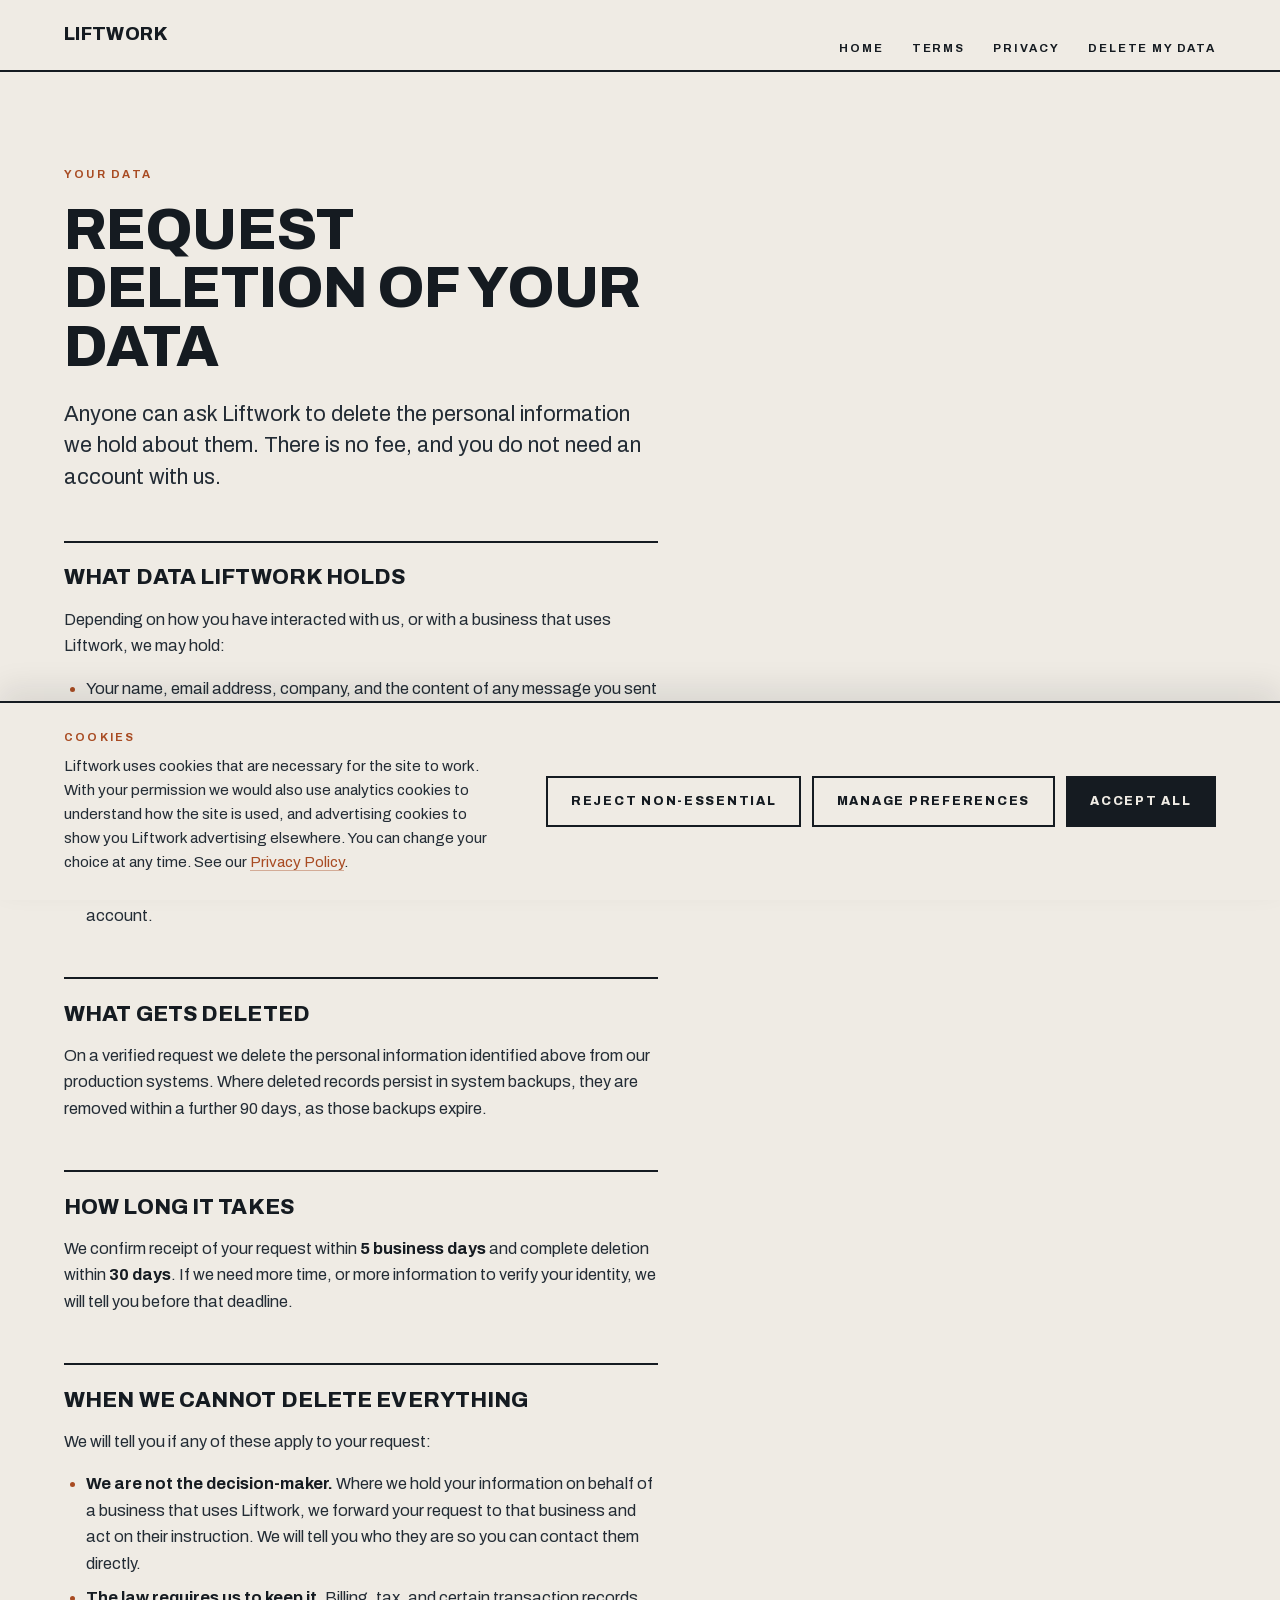
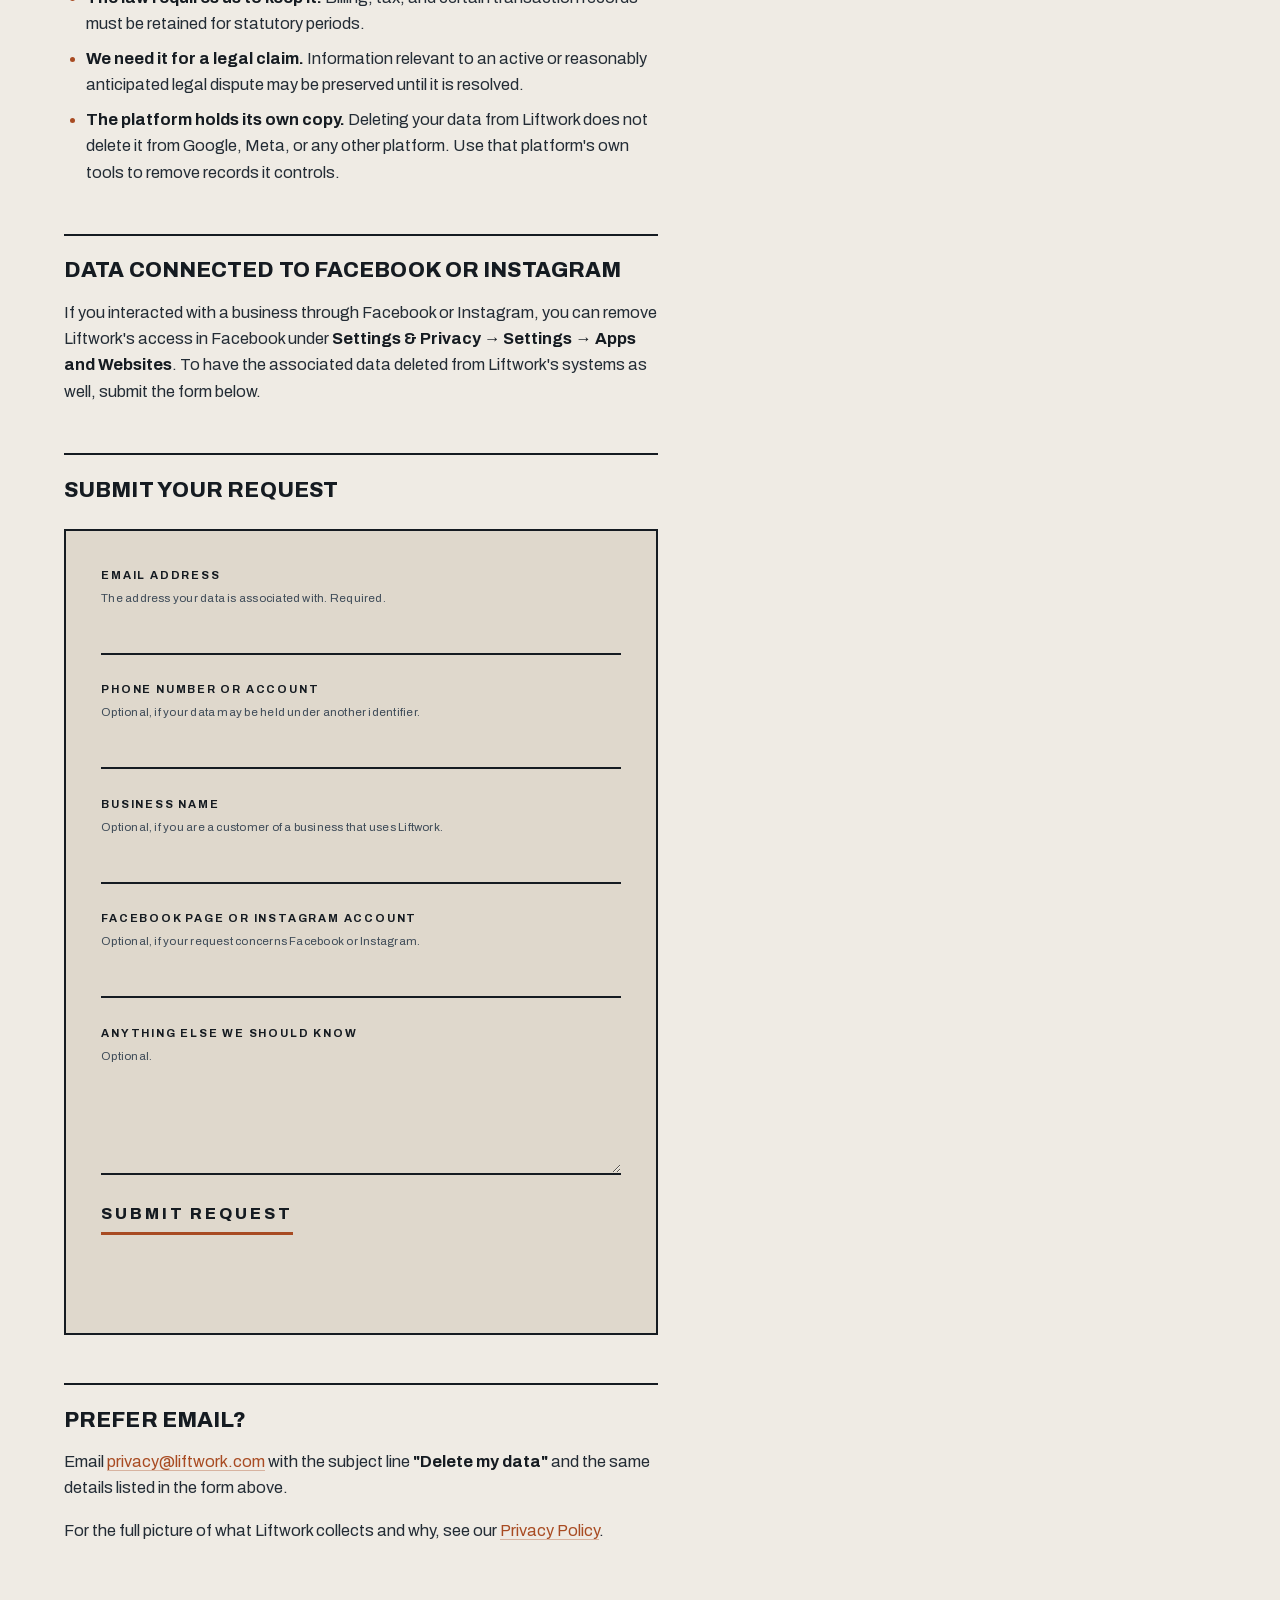
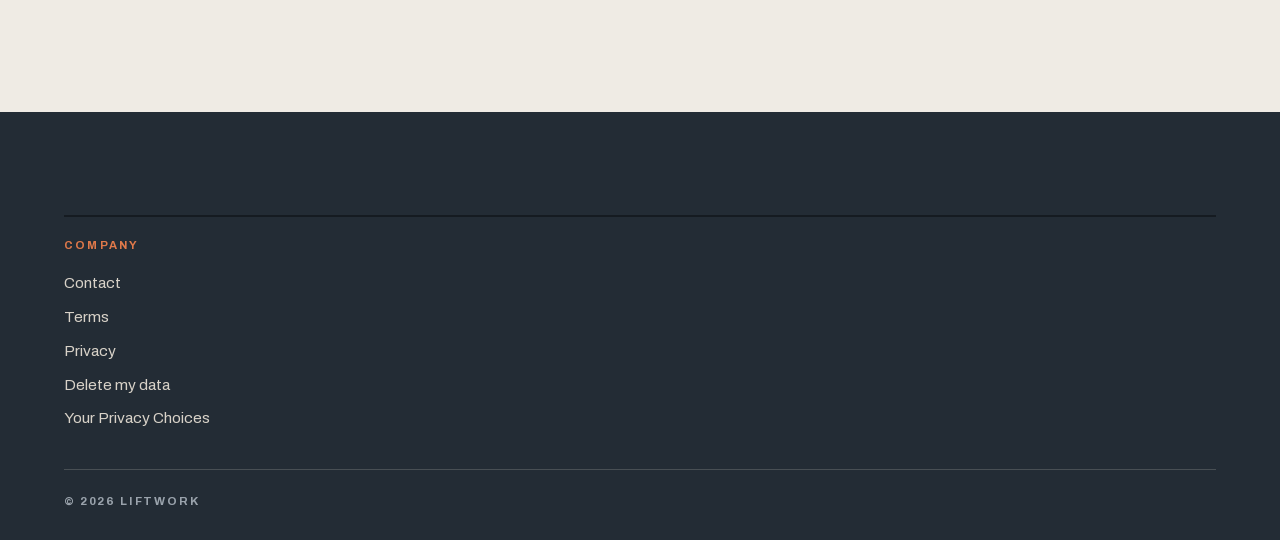
<file: data-deletion/index.html>
<!doctype html>
<html lang="en">
<head>
<meta charset="utf-8">
<meta name="viewport" content="width=device-width, initial-scale=1">
<title>Request data deletion — Liftwork</title>
<meta name="description" content="Request deletion of the personal information Liftwork holds about you.">
<meta name="theme-color" content="#EFEBE4">
<link rel="icon" href="data:image/svg+xml,%3Csvg xmlns='http://www.w3.org/2000/svg' viewBox='0 0 32 32'%3E%3Ccircle cx='16' cy='16' r='10' fill='%23EA5B2A'/%3E%3Cpolygon points='16,12.5 21.5,17.5 21.5,20.3 16,15.3 10.5,20.3 10.5,17.5' fill='%2314181D'/%3E%3C/svg%3E">
<link rel="stylesheet" href="../legal.css">
  <link rel="stylesheet" href="../consent.css">
</head>
<body>
<header class="masthead">
  <div class="wrap">
    <a class="wordmark" href="../index.html">Liftwork</a>
    <nav aria-label="Primary">
      <ul>
        <li><a href="../index.html">Home</a></li>
        <li><a href="../terms/index.html">Terms</a></li>
        <li><a href="../privacy/index.html">Privacy</a></li>
        <li><a href="../data-deletion/index.html">Delete my data</a></li>
      </ul>
    </nav>
  </div>
</header>

<main>
  <div class="wrap">
    <div class="doc">
      <p class="kicker">Your data</p>
      <h1>Request deletion of your data</h1>
      <p class="lede">Anyone can ask Liftwork to delete the personal information we hold about them. There is no fee, and you do not need an account with us.</p>

      <h2>What data Liftwork holds</h2>
      <p>Depending on how you have interacted with us, or with a business that uses Liftwork, we may hold:</p>
      <ul>
        <li>Your name, email address, company, and the content of any message you sent us, along with the IP address and browser information recorded when you submitted it.</li>
        <li>Your contact details and interaction history, as part of a customer list belonging to a business that uses Liftwork to run its marketing.</li>
        <li>Information about you obtained through a Google or Meta account that a business connected to Liftwork — for example a comment, message, review, or lead form submission associated with that business's page or advertising account.</li>
      </ul>

      <h2>What gets deleted</h2>
      <p>On a verified request we delete the personal information identified above from our production systems. Where deleted records persist in system backups, they are removed within a further 90 days, as those backups expire.</p>

      <h2>How long it takes</h2>
      <p>We confirm receipt of your request within <strong>5 business days</strong> and complete deletion within <strong>30 days</strong>. If we need more time, or more information to verify your identity, we will tell you before that deadline.</p>

      <h2>When we cannot delete everything</h2>
      <p>We will tell you if any of these apply to your request:</p>
      <ul>
        <li><strong>We are not the decision-maker.</strong> Where we hold your information on behalf of a business that uses Liftwork, we forward your request to that business and act on their instruction. We will tell you who they are so you can contact them directly.</li>
        <li><strong>The law requires us to keep it.</strong> Billing, tax, and certain transaction records must be retained for statutory periods.</li>
        <li><strong>We need it for a legal claim.</strong> Information relevant to an active or reasonably anticipated legal dispute may be preserved until it is resolved.</li>
        <li><strong>The platform holds its own copy.</strong> Deleting your data from Liftwork does not delete it from Google, Meta, or any other platform. Use that platform's own tools to remove records it controls.</li>
      </ul>

      <h2>Data connected to Facebook or Instagram</h2>
      <p>If you interacted with a business through Facebook or Instagram, you can remove Liftwork's access in Facebook under <strong>Settings &amp; Privacy → Settings → Apps and Websites</strong>. To have the associated data deleted from Liftwork's systems as well, submit the form below.</p>

      <h2>Submit your request</h2>
      <div class="panel">
        <form id="deletion-form" novalidate>
          <div class="field">
            <label for="d-email">Email address <span class="hint">The address your data is associated with. Required.</span></label>
            <input id="d-email" name="email" type="email" autocomplete="email" required>
          </div>
          <div class="field">
            <label for="d-identifier">Phone number or account <span class="hint">Optional, if your data may be held under another identifier.</span></label>
            <input id="d-identifier" name="identifier" type="text" autocomplete="off">
          </div>
          <div class="field">
            <label for="d-business">Business name <span class="hint">Optional, if you are a customer of a business that uses Liftwork.</span></label>
            <input id="d-business" name="business" type="text" autocomplete="off">
          </div>
          <div class="field">
            <label for="d-platform">Facebook Page or Instagram account <span class="hint">Optional, if your request concerns Facebook or Instagram.</span></label>
            <input id="d-platform" name="platform_account" type="text" autocomplete="off">
          </div>
          <div class="field">
            <label for="d-details">Anything else we should know <span class="hint">Optional.</span></label>
            <textarea id="d-details" name="details"></textarea>
          </div>
          <div class="hp-field" aria-hidden="true"><label for="d-hp">Do not fill this in</label><input id="d-hp" name="lw_hp" type="text" tabindex="-1" autocomplete="off"></div>
          <button class="act" type="submit">Submit request</button>
          <p class="form-note" id="d-note" aria-live="polite"></p>
        </form>
      </div>

      <div class="done" id="d-done">
        <h2>Request received</h2>
        <p>We have logged your request and will confirm receipt by email within 5 business days. Deletion will be completed within 30 days of verification.</p>
        <p>Keep the reference below. If you need to follow up, email <a href="mailto:privacy@liftwork.com">privacy@liftwork.com</a> and quote it.</p>
        <p><strong>Reference:</strong> <span class="ref" id="d-ref"></span></p>
      </div>

      <h2>Prefer email?</h2>
      <p>Email <a href="mailto:privacy@liftwork.com">privacy@liftwork.com</a> with the subject line <strong>"Delete my data"</strong> and the same details listed in the form above.</p>
      <p>For the full picture of what Liftwork collects and why, see our <a href="../privacy/index.html">Privacy Policy</a>.</p>
    </div>
  </div>
</main>

<footer>
  <div class="wrap">
    <div class="foot-col">
      <h2 class="foot-h">Company</h2>
      <ul>
        <li><a href="../index.html#contact">Contact</a></li>
        <li><a href="../terms/index.html">Terms</a></li>
        <li><a href="../privacy/index.html">Privacy</a></li>
        <li><a href="../data-deletion/index.html">Delete my data</a></li>
<li><a href="#" data-lw-consent-open>Your Privacy Choices</a></li>
      </ul>
    </div>
    <div class="colophon"><span>© 2026 Liftwork</span></div>
  </div>
</footer>

<script>
(function(){
  "use strict";
  var form = document.getElementById("deletion-form");
  var note = document.getElementById("d-note");
  var done = document.getElementById("d-done");
  var EMAIL = /^[^\s@]+@[^\s@]+\.[^\s@]+$/;

  form.addEventListener("submit", function(ev){
    ev.preventDefault();
    var emailEl = document.getElementById("d-email");
    var email = emailEl.value.trim();
    if(!email || !EMAIL.test(email)){
      note.className = "form-note err";
      note.textContent = "Enter a valid email address.";
      emailEl.focus();
      return;
    }
    var btn = form.querySelector("button[type=submit]");
    var label = btn.textContent;
    btn.disabled = true; btn.textContent = "Sending…"; note.textContent = "";

    fetch("/api/deletion-request", {
      method: "POST",
      headers: {"Content-Type": "application/json"},
      body: JSON.stringify({
        email: email,
        identifier: document.getElementById("d-identifier").value,
        business: document.getElementById("d-business").value,
        platform_account: document.getElementById("d-platform").value,
        details: document.getElementById("d-details").value,
        lw_hp: document.getElementById("d-hp").value
      })
    }).then(function(res){
      if(!res.ok) throw new Error("http " + res.status);
      return res.json();
    }).then(function(data){
      form.parentNode.style.display = "none";
      document.getElementById("d-ref").textContent = data.reference || "—";
      done.style.display = "block";
      done.scrollIntoView({behavior: "smooth", block: "center"});
    }).catch(function(){
      btn.disabled = false; btn.textContent = label;
      note.className = "form-note err";
      note.textContent = "That didn't send. Try again, or email privacy@liftwork.com.";
    });
  });
})();
</script>
<script src="../consent.js" defer></script>
</body>
</html>
</file>
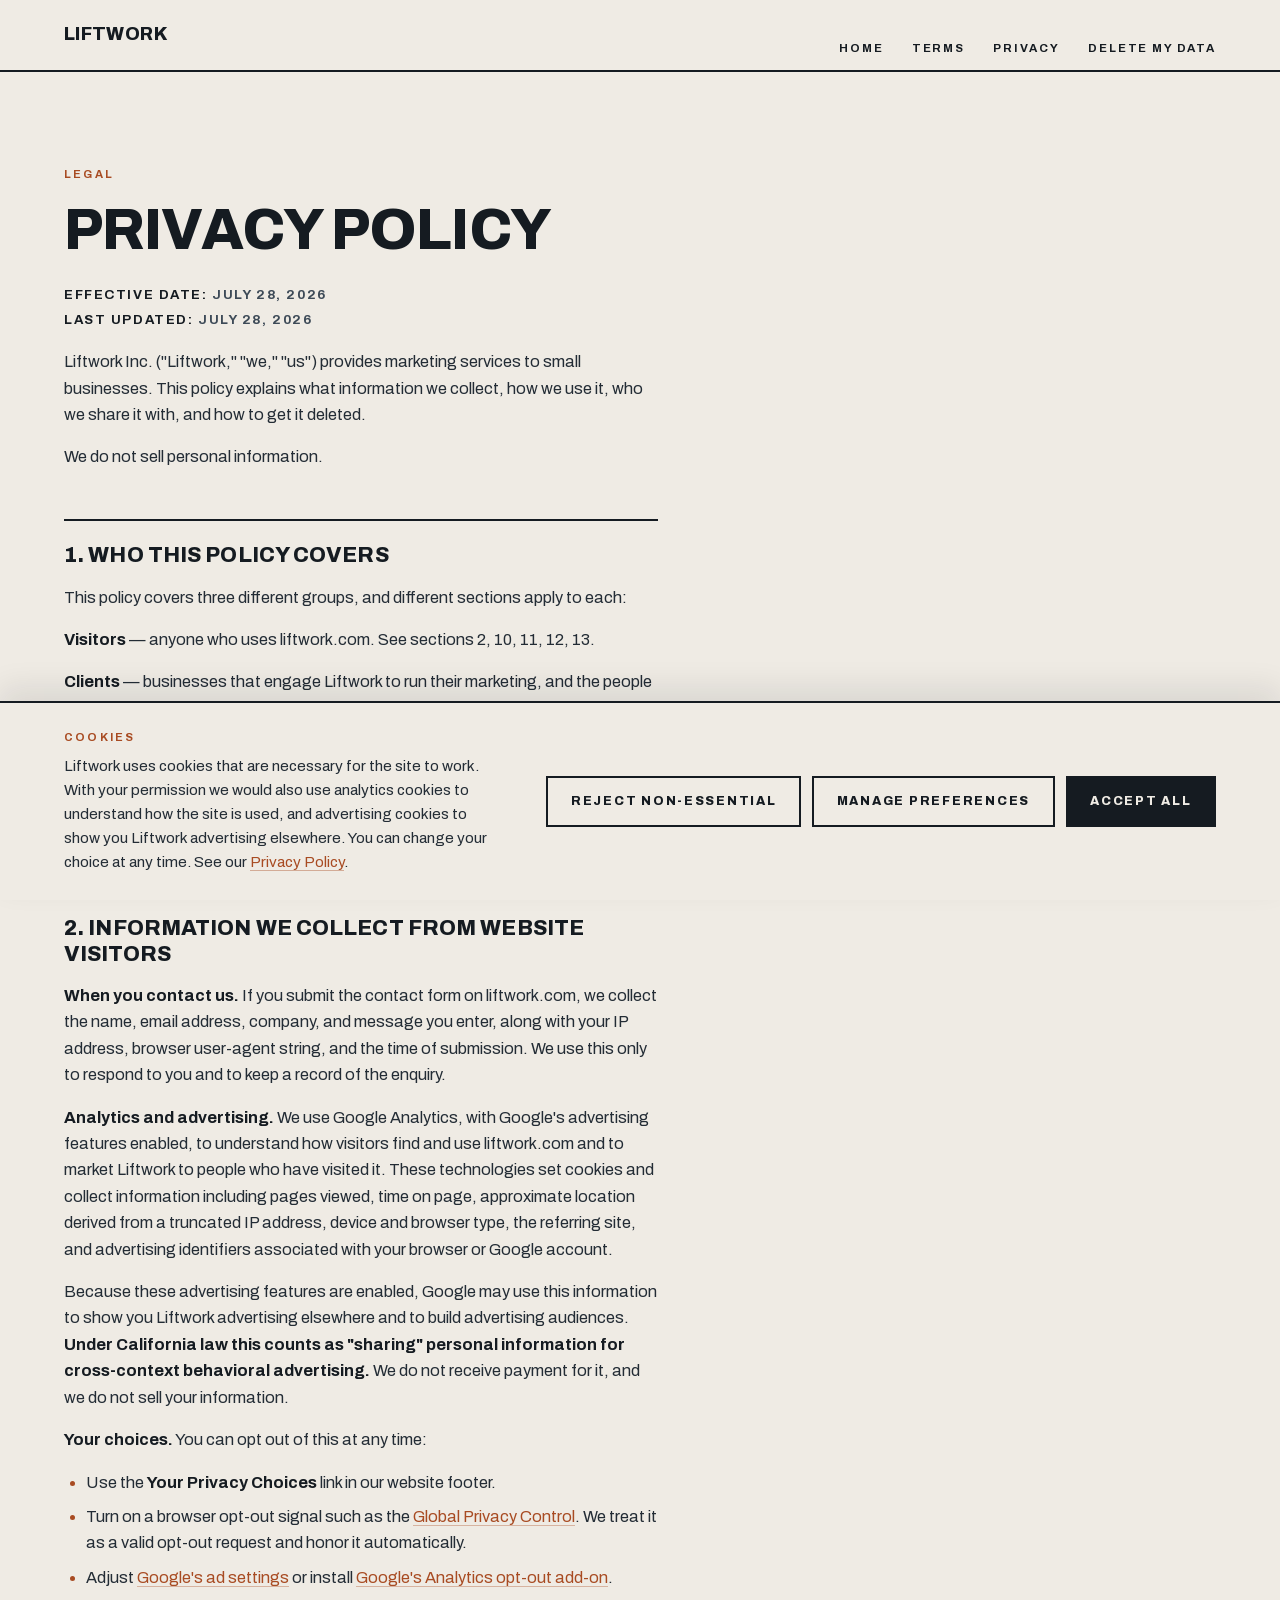
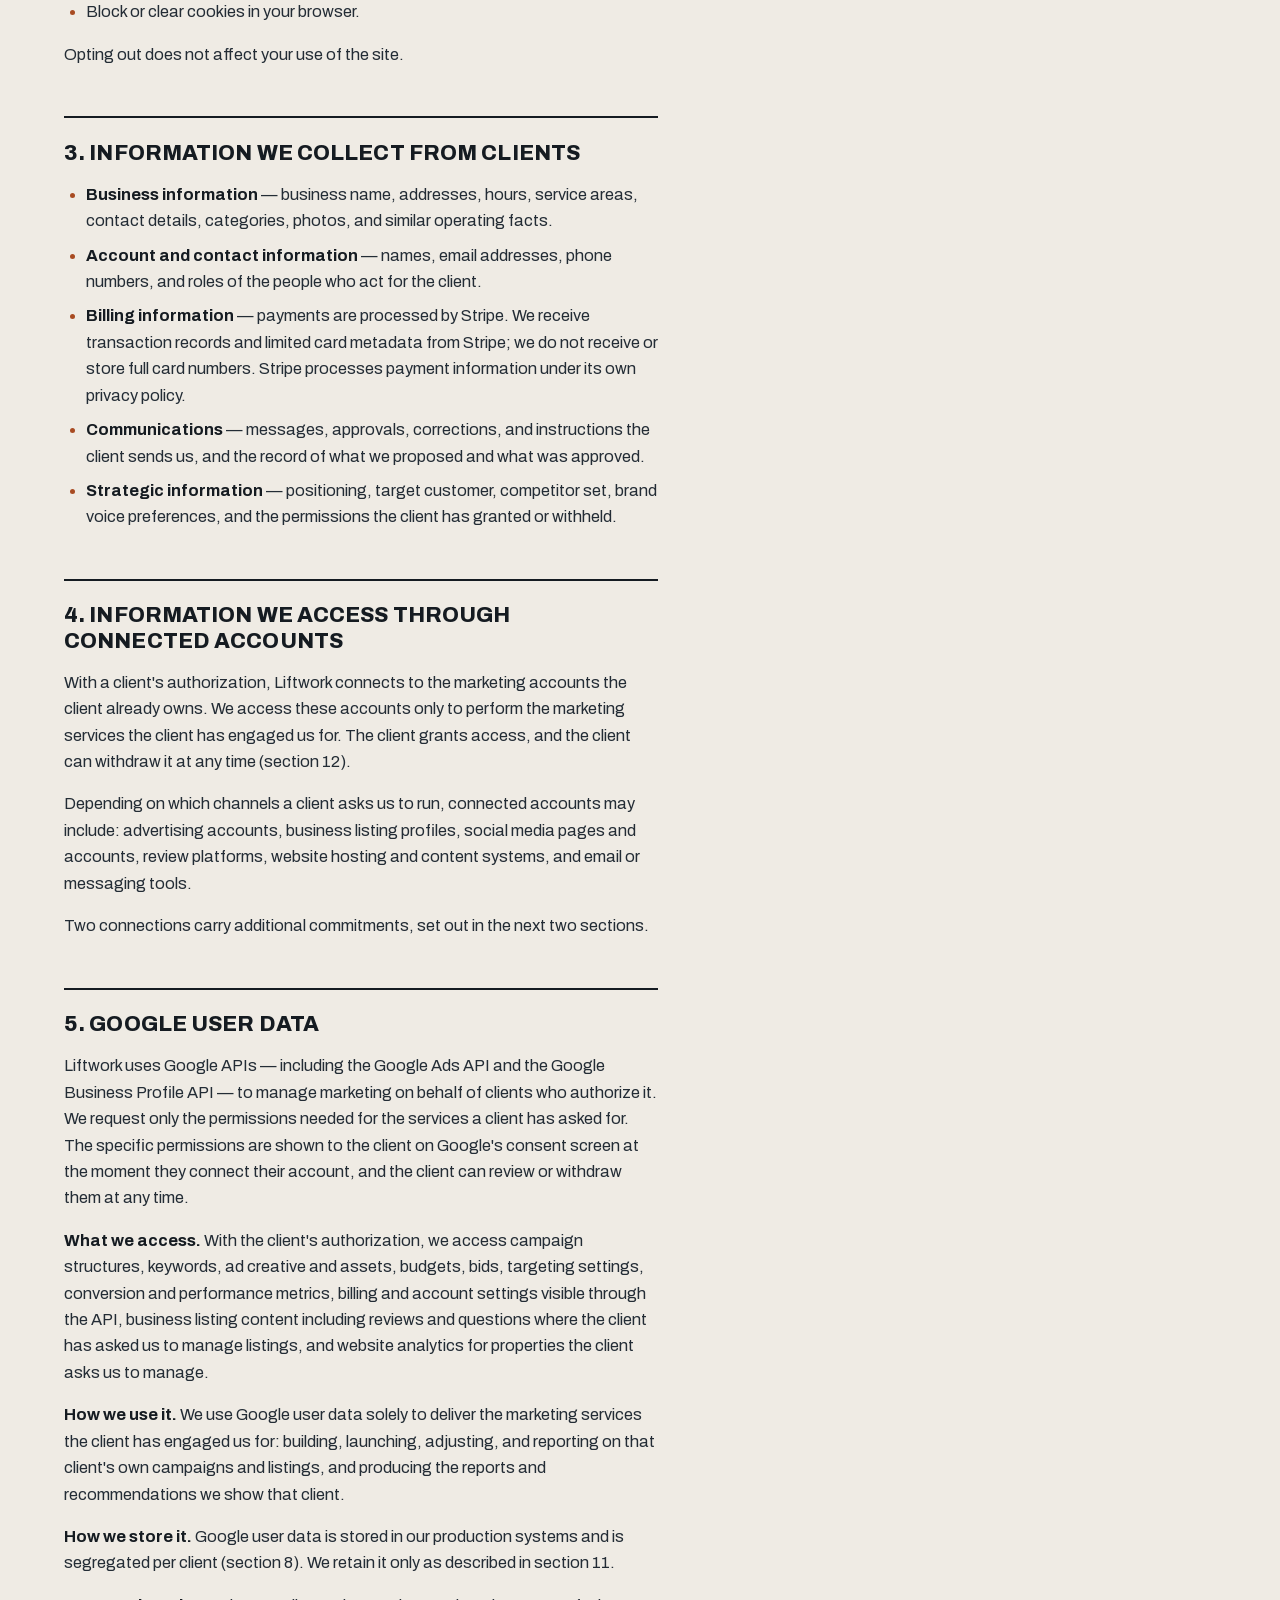
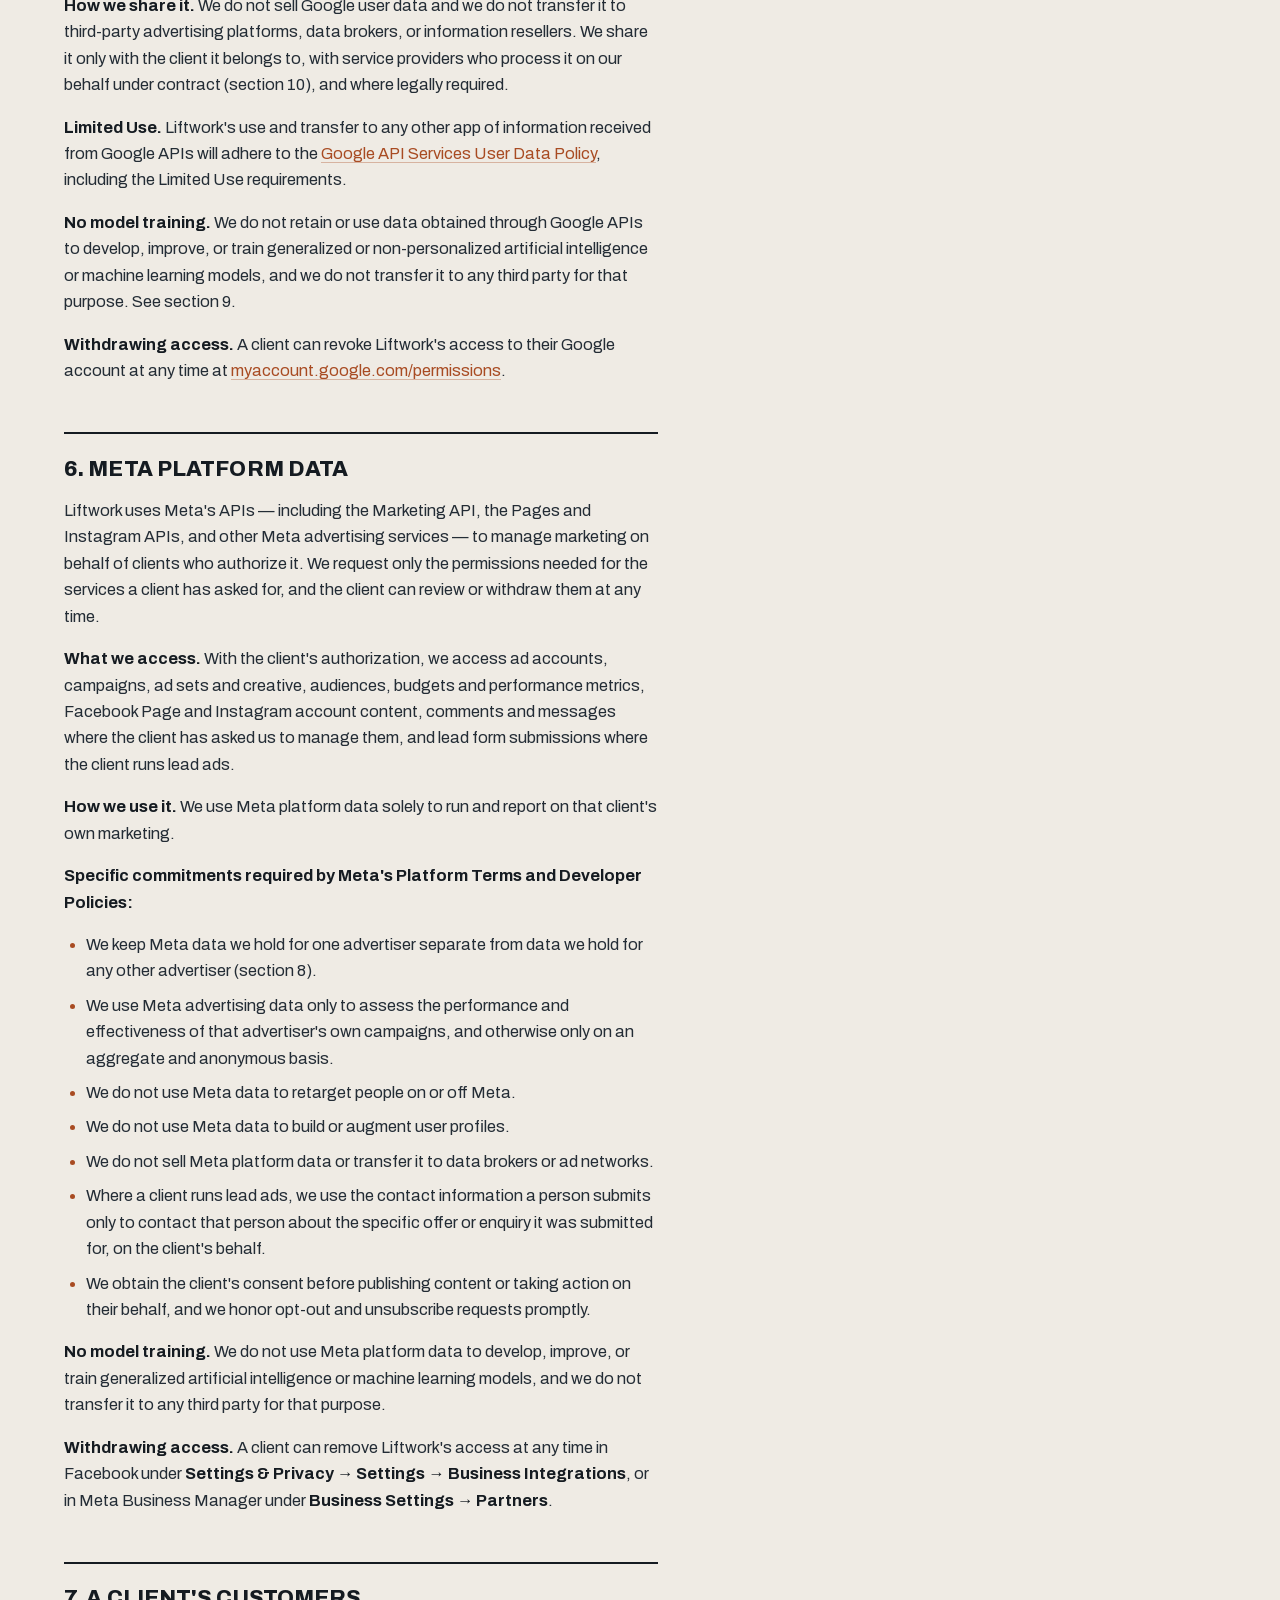
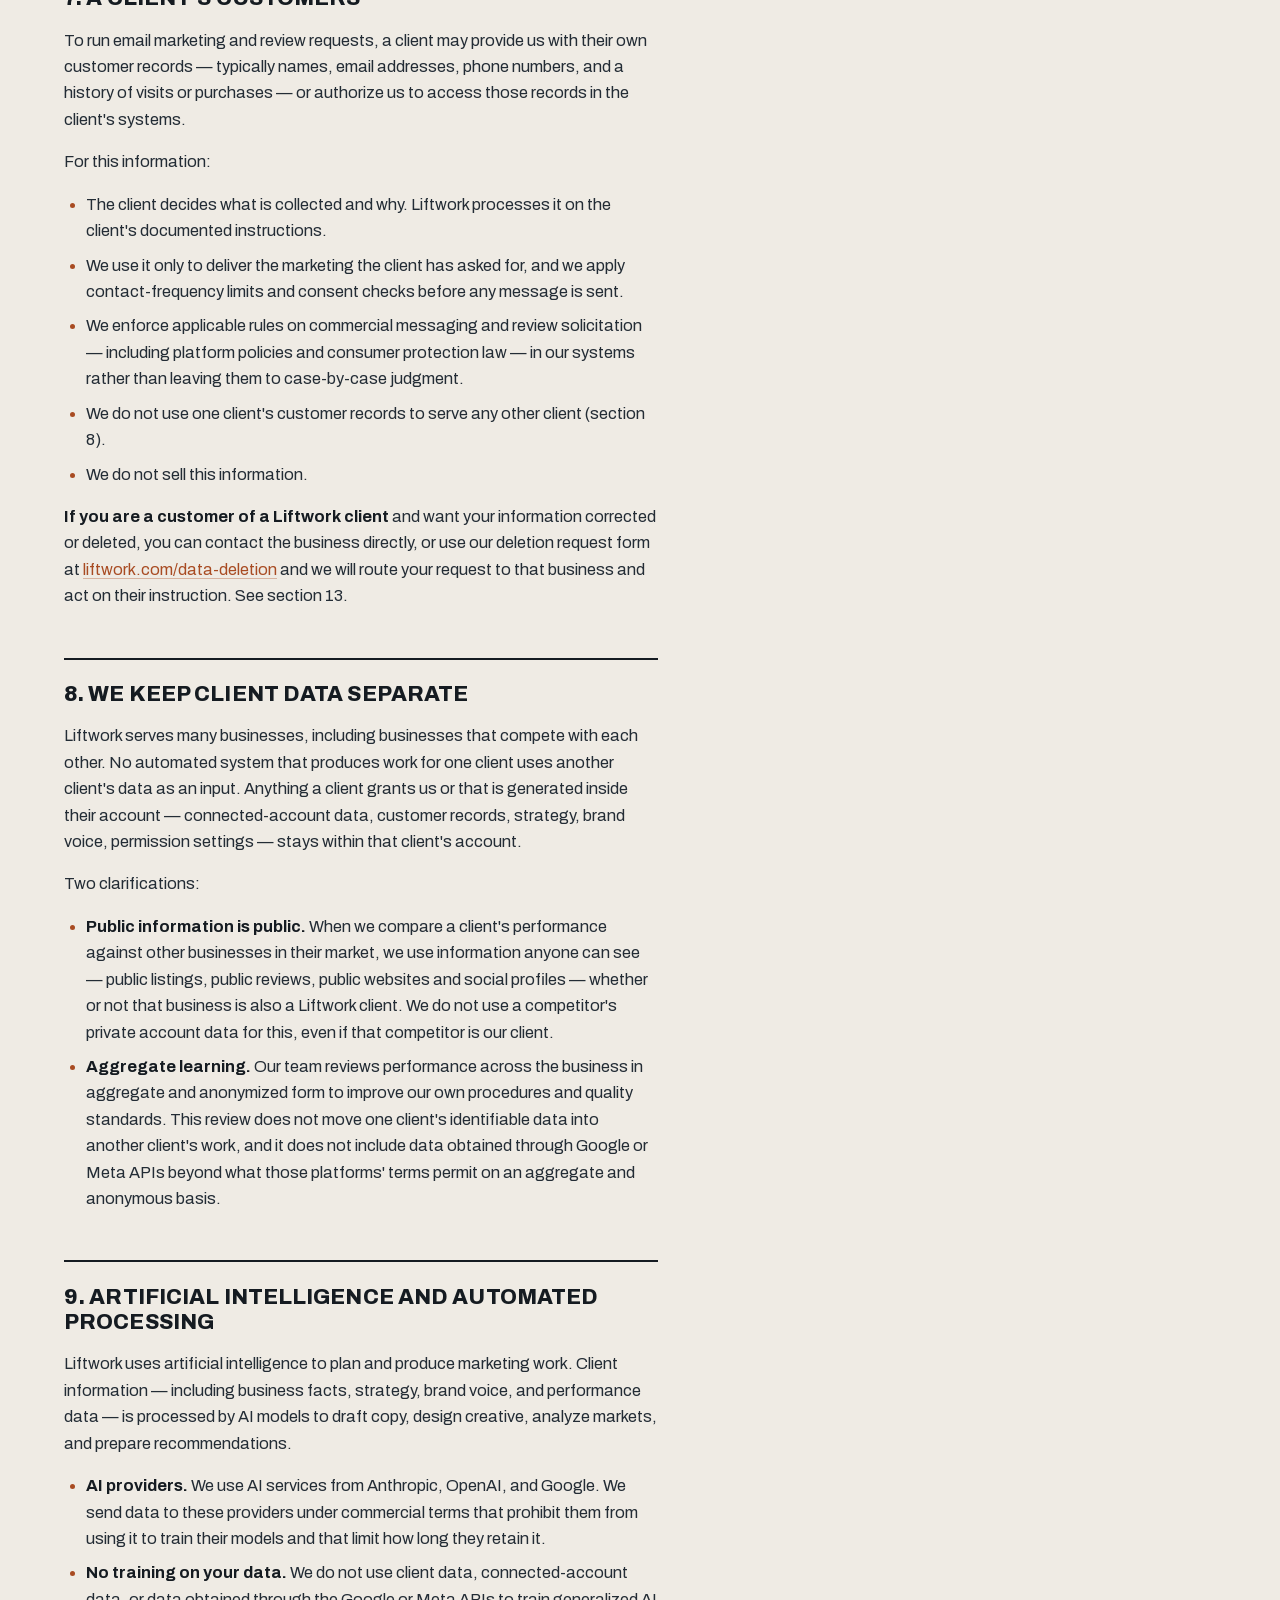
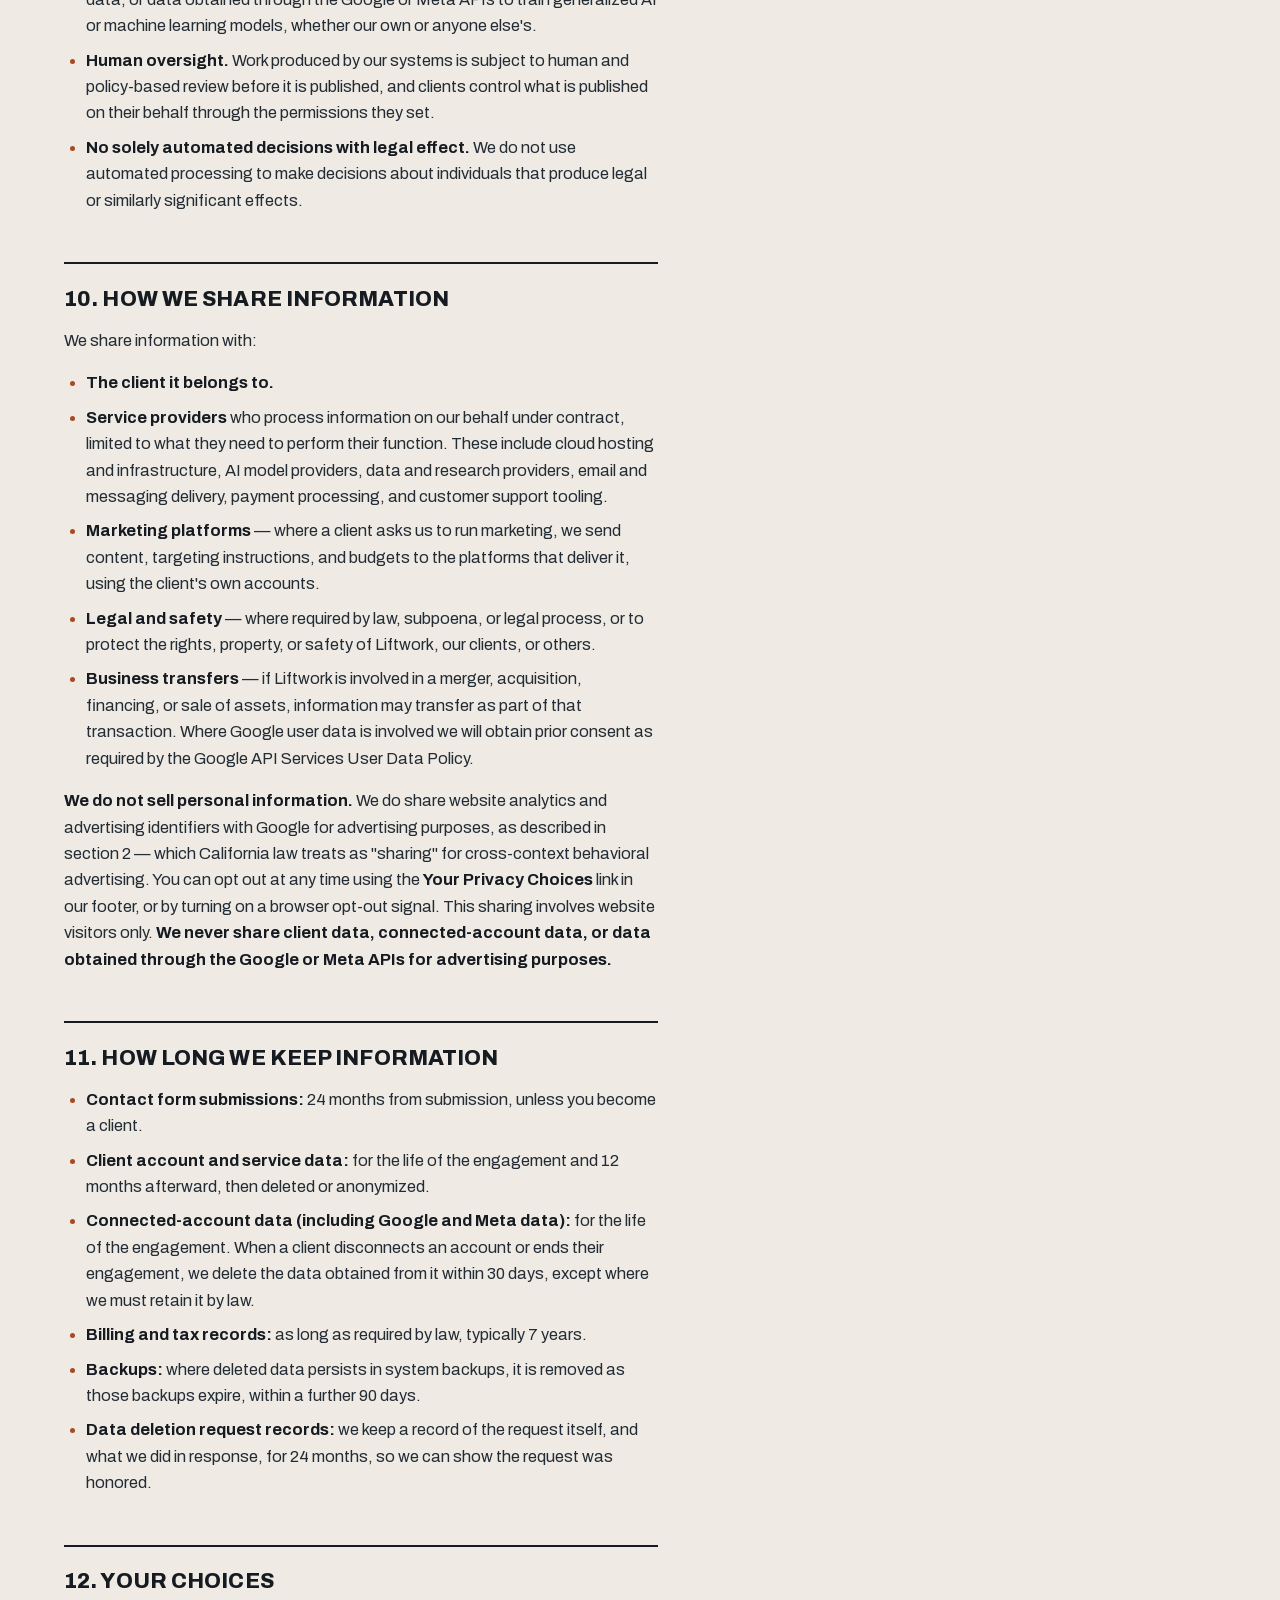
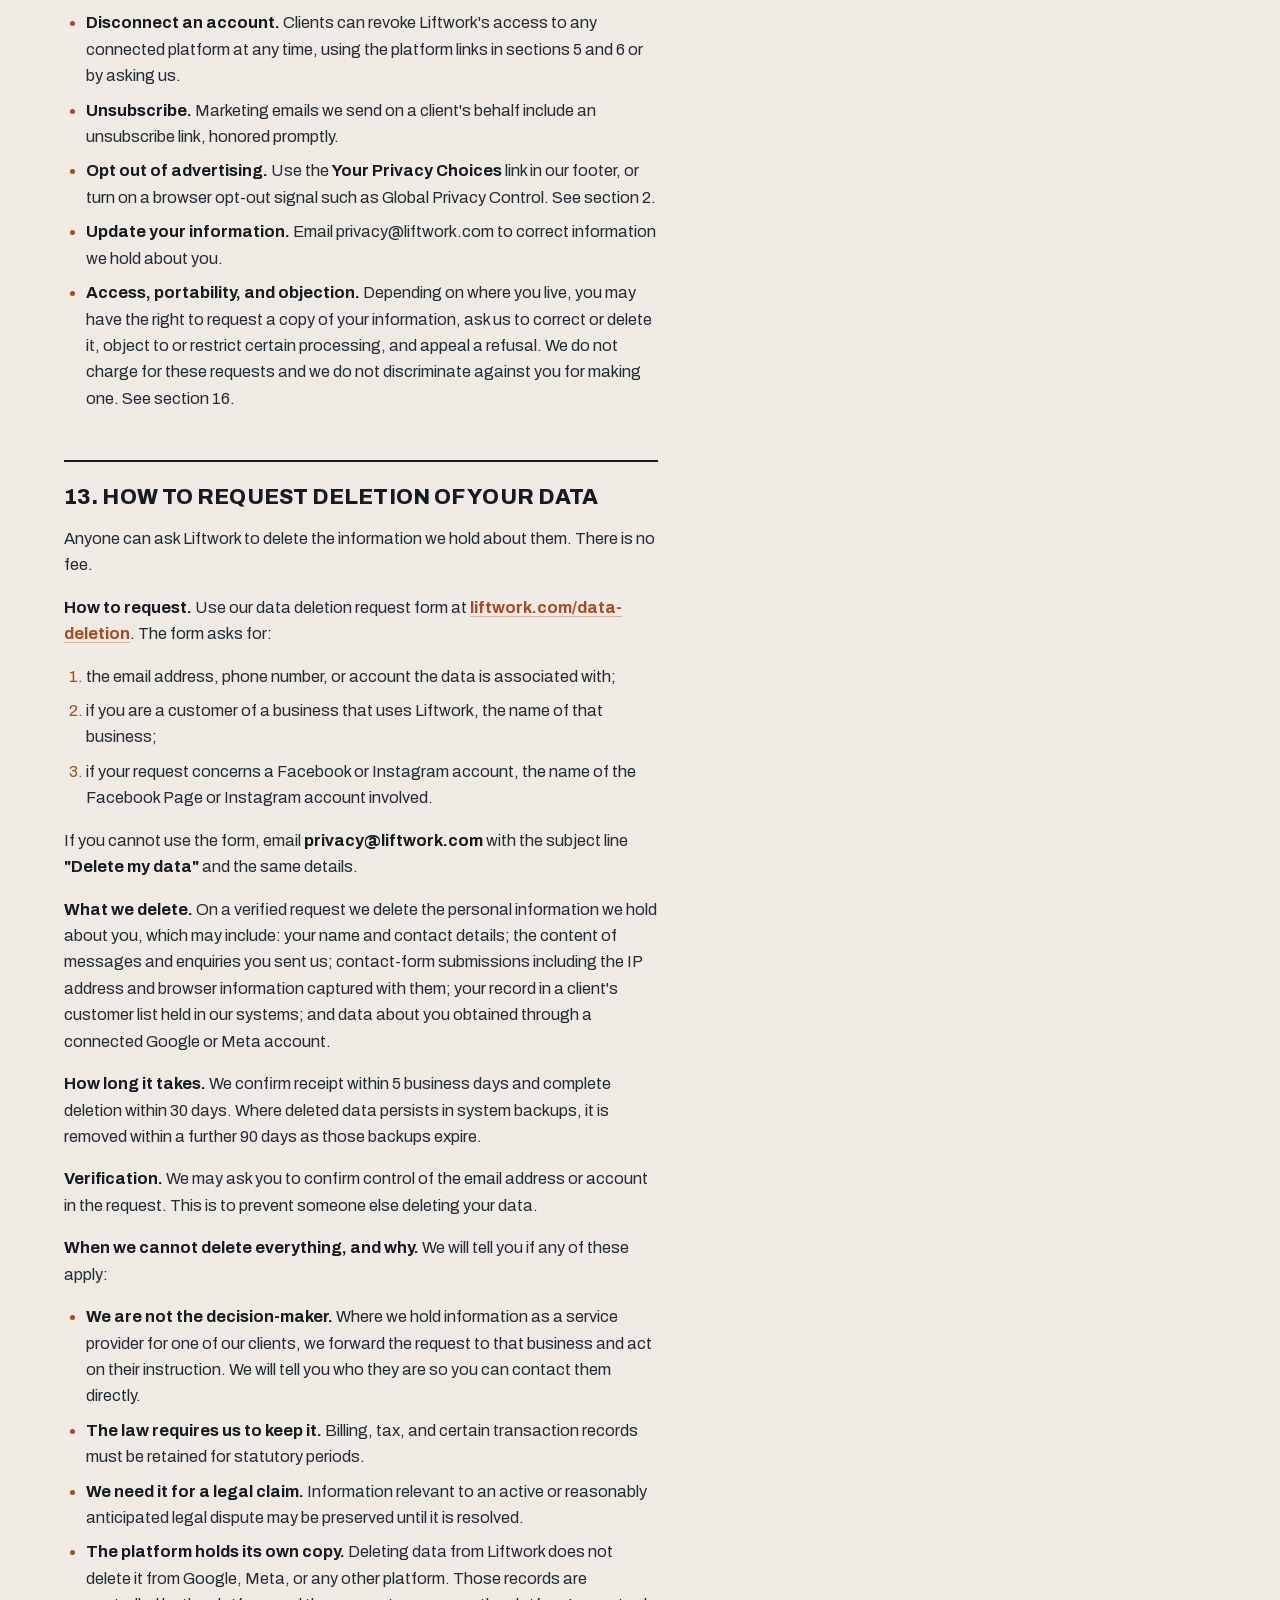
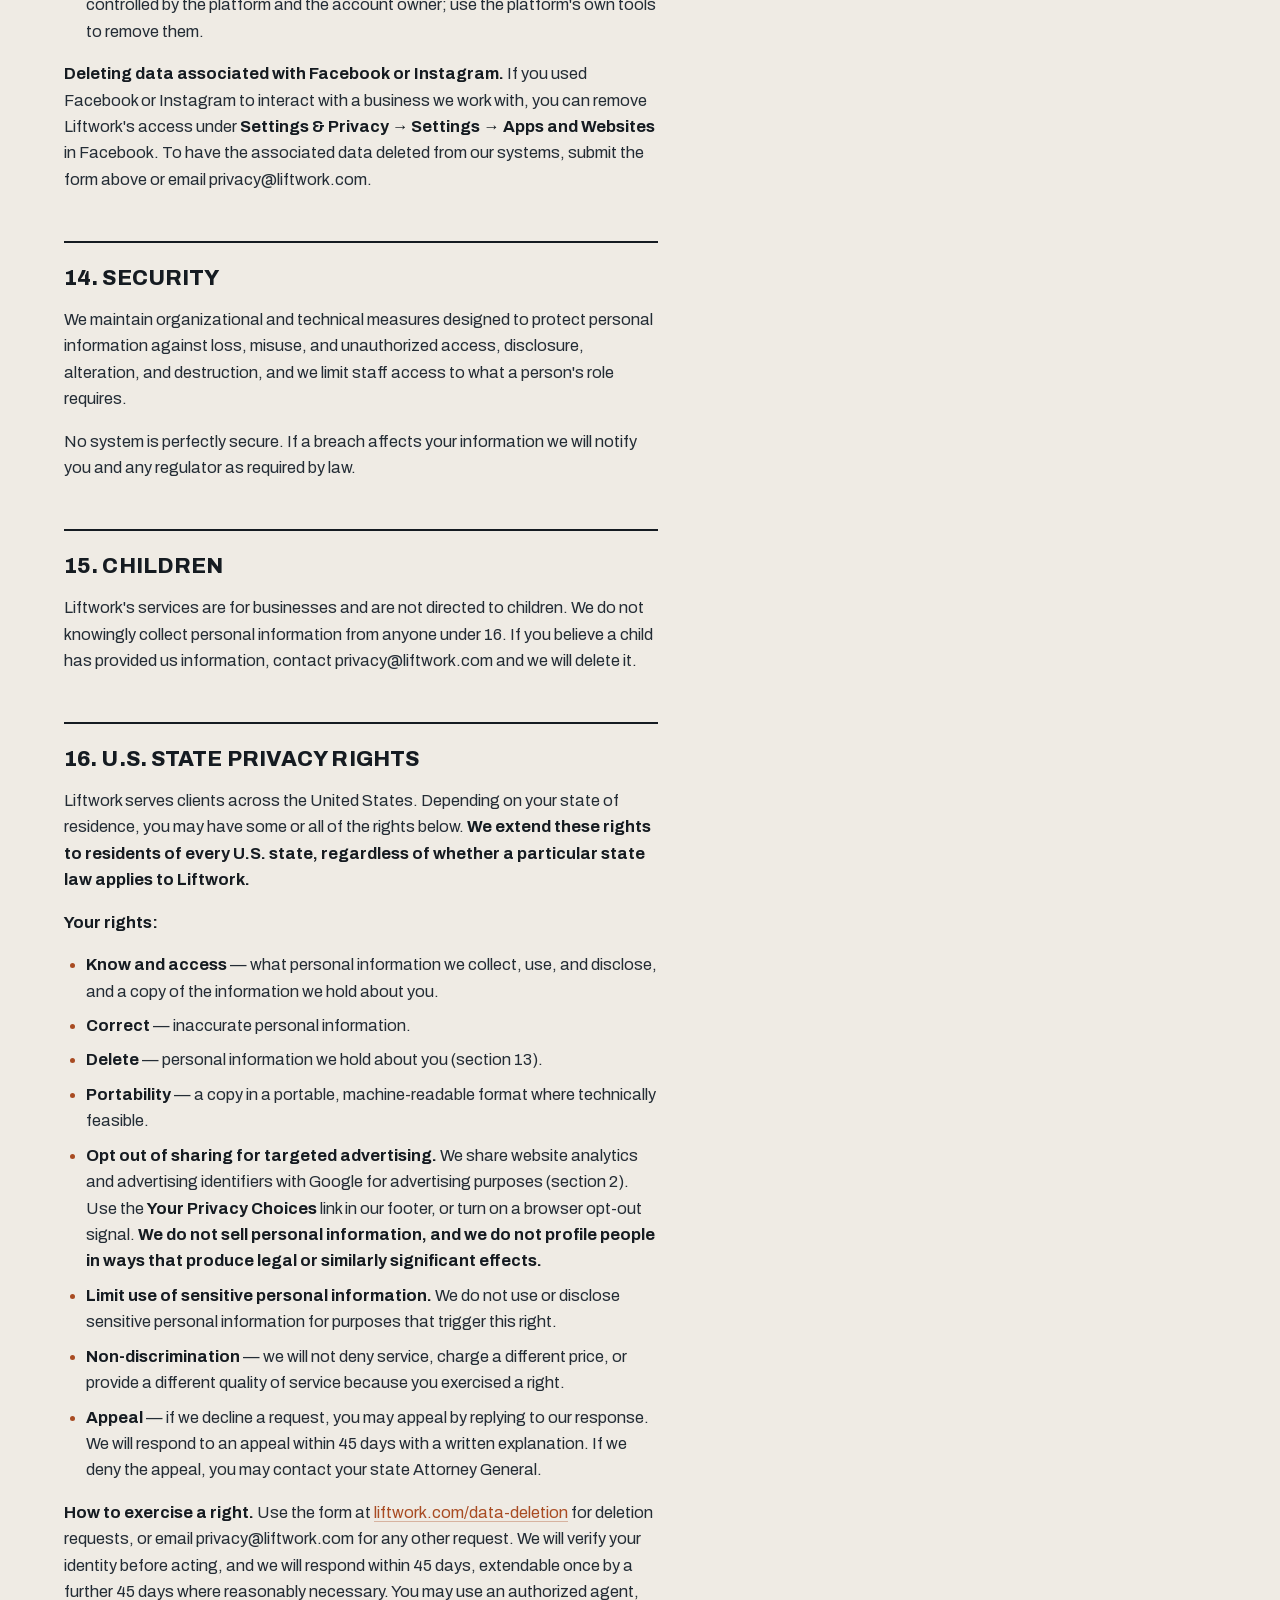
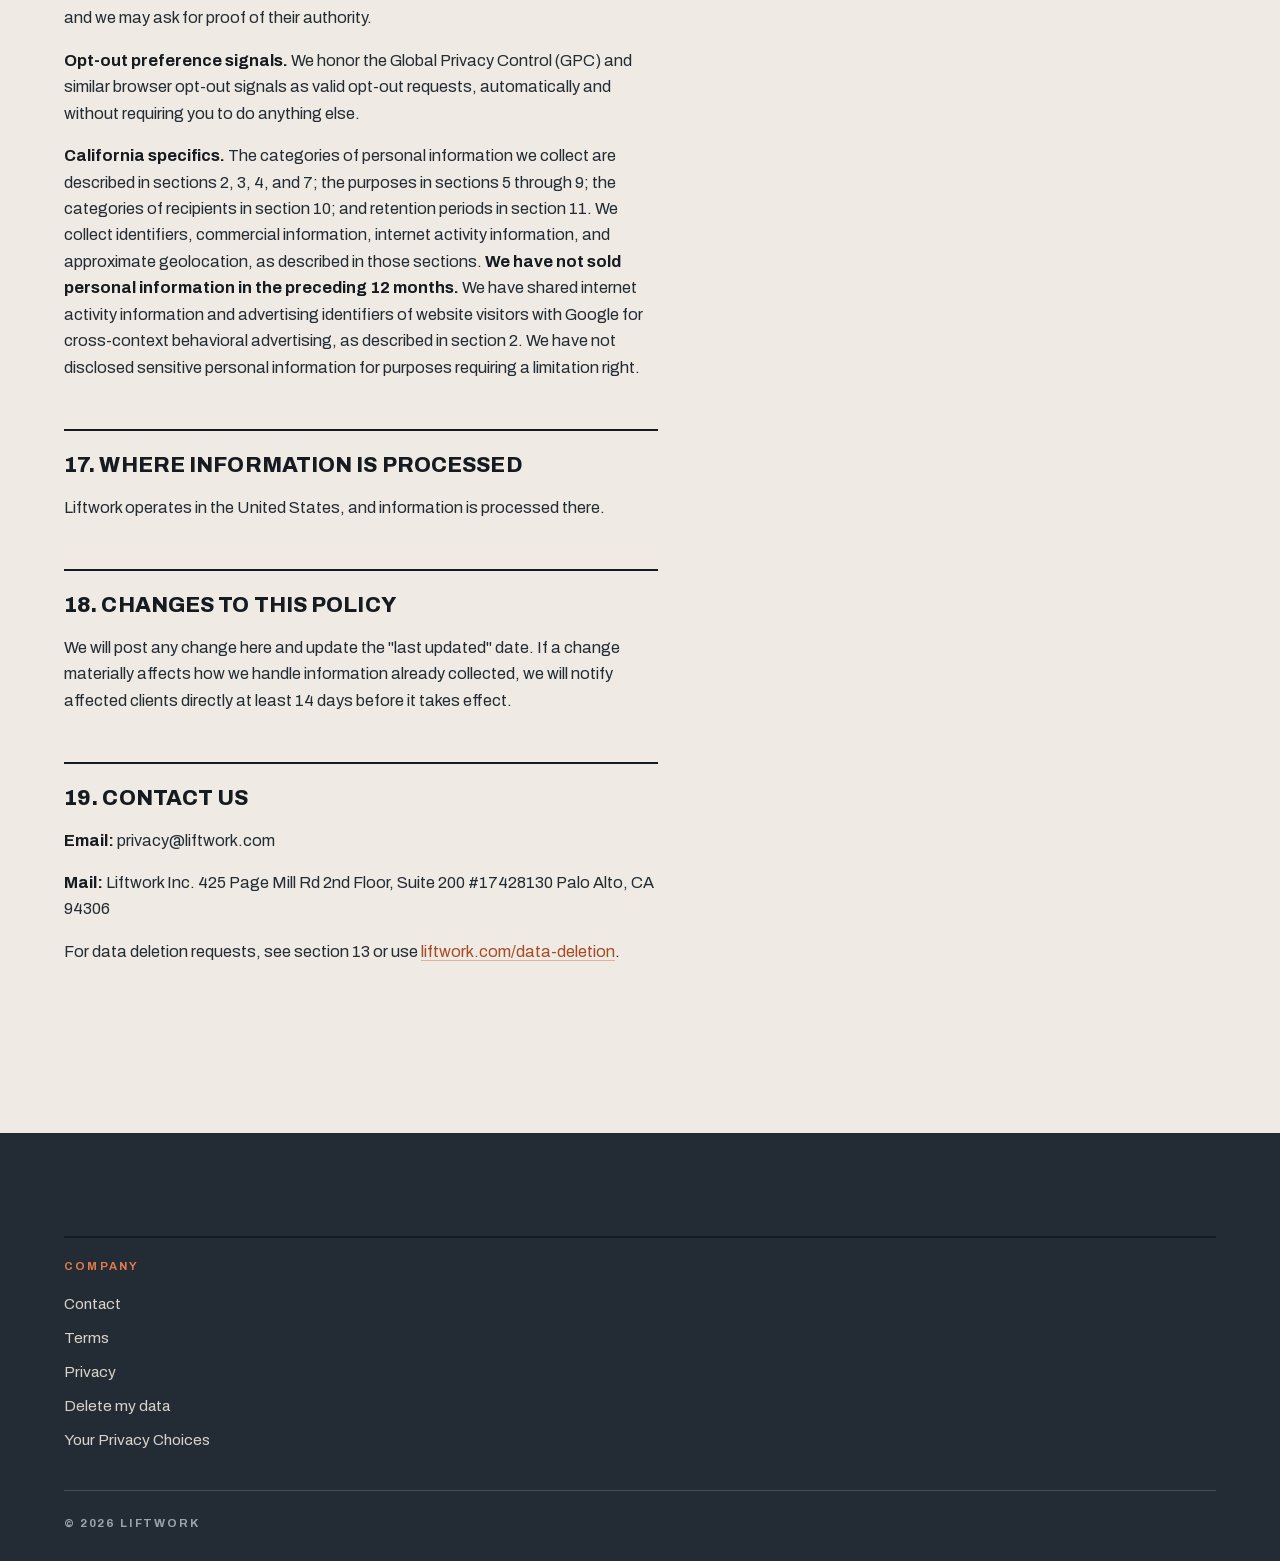
<file: privacy/index.html>
<!doctype html>
<html lang="en">
<head>
<meta charset="utf-8">
<meta name="viewport" content="width=device-width, initial-scale=1">
<title>Privacy Policy — Liftwork</title>
<meta name="description" content="How Liftwork collects, uses, shares, and deletes personal information.">
<meta name="theme-color" content="#EFEBE4">
<link rel="icon" href="data:image/svg+xml,%3Csvg xmlns='http://www.w3.org/2000/svg' viewBox='0 0 32 32'%3E%3Ccircle cx='16' cy='16' r='10' fill='%23EA5B2A'/%3E%3Cpolygon points='16,12.5 21.5,17.5 21.5,20.3 16,15.3 10.5,20.3 10.5,17.5' fill='%2314181D'/%3E%3C/svg%3E">
<link rel="stylesheet" href="../legal.css">
  <link rel="stylesheet" href="../consent.css">
</head>
<body>
<header class="masthead">
  <div class="wrap">
    <a class="wordmark" href="../index.html">Liftwork</a>
    <nav aria-label="Primary">
      <ul>
        <li><a href="../index.html">Home</a></li>
        <li><a href="../terms/index.html">Terms</a></li>
        <li><a href="../privacy/index.html">Privacy</a></li>
        <li><a href="../data-deletion/index.html">Delete my data</a></li>
      </ul>
    </nav>
  </div>
</header>

<main>
  <div class="wrap">
    <div class="doc">
    <p class="kicker">Legal</p>
<h1>Privacy Policy</h1>
    <p class="dates"><strong>Effective date:</strong> July 28, 2026<br><strong>Last updated:</strong> July 28, 2026</p>
    <p>Liftwork Inc. ("Liftwork," "we," "us") provides marketing services to small businesses. This policy explains what information we collect, how we use it, who we share it with, and how to get it deleted.</p>
    <p>We do not sell personal information.</p>
    <h2>1. Who this policy covers</h2>
    <p>This policy covers three different groups, and different sections apply to each:</p>
    <p><strong>Visitors</strong> — anyone who uses liftwork.com. See sections 2, 10, 11, 12, 13.</p>
    <p><strong>Clients</strong> — businesses that engage Liftwork to run their marketing, and the people who act for them. See all sections.</p>
    <p><strong>A client's customers</strong> — people whose information reaches us through a client's connected accounts and customer records. For this information Liftwork acts on the client's instructions as a service provider (a "processor" under some laws); the client decides what is collected and why. See section 7.</p>
    <h2>2. Information we collect from website visitors</h2>
    <p><strong>When you contact us.</strong> If you submit the contact form on liftwork.com, we collect the name, email address, company, and message you enter, along with your IP address, browser user-agent string, and the time of submission. We use this only to respond to you and to keep a record of the enquiry.</p>
    <p><strong>Analytics and advertising.</strong> We use Google Analytics, with Google's advertising features enabled, to understand how visitors find and use liftwork.com and to market Liftwork to people who have visited it. These technologies set cookies and collect information including pages viewed, time on page, approximate location derived from a truncated IP address, device and browser type, the referring site, and advertising identifiers associated with your browser or Google account.</p>
    <p>Because these advertising features are enabled, Google may use this information to show you Liftwork advertising elsewhere and to build advertising audiences. <strong>Under California law this counts as "sharing" personal information for cross-context behavioral advertising.</strong> We do not receive payment for it, and we do not sell your information.</p>
    <p><strong>Your choices.</strong> You can opt out of this at any time:</p>
    <ul>
    <li>Use the <strong>Your Privacy Choices</strong> link in our website footer.</li>
    <li>Turn on a browser opt-out signal such as the <a href="https://globalprivacycontrol.org/">Global Privacy Control</a>. We treat it as a valid opt-out request and honor it automatically.</li>
    <li>Adjust <a href="https://myadcenter.google.com/">Google's ad settings</a> or install <a href="https://tools.google.com/dlpage/gaoptout">Google's Analytics opt-out add-on</a>.</li>
    <li>Block or clear cookies in your browser.</li>
    </ul>
    <p>Opting out does not affect your use of the site.</p>
    <h2>3. Information we collect from clients</h2>
    <ul>
    <li><strong>Business information</strong> — business name, addresses, hours, service areas, contact details, categories, photos, and similar operating facts.</li>
    <li><strong>Account and contact information</strong> — names, email addresses, phone numbers, and roles of the people who act for the client.</li>
    <li><strong>Billing information</strong> — payments are processed by Stripe. We receive transaction records and limited card metadata from Stripe; we do not receive or store full card numbers. Stripe processes payment information under its own privacy policy.</li>
    <li><strong>Communications</strong> — messages, approvals, corrections, and instructions the client sends us, and the record of what we proposed and what was approved.</li>
    <li><strong>Strategic information</strong> — positioning, target customer, competitor set, brand voice preferences, and the permissions the client has granted or withheld.</li>
    </ul>
    <h2>4. Information we access through connected accounts</h2>
    <p>With a client's authorization, Liftwork connects to the marketing accounts the client already owns. We access these accounts only to perform the marketing services the client has engaged us for. The client grants access, and the client can withdraw it at any time (section 12).</p>
    <p>Depending on which channels a client asks us to run, connected accounts may include: advertising accounts, business listing profiles, social media pages and accounts, review platforms, website hosting and content systems, and email or messaging tools.</p>
    <p>Two connections carry additional commitments, set out in the next two sections.</p>
    <h2>5. Google user data</h2>
    <p>Liftwork uses Google APIs — including the Google Ads API and the Google Business Profile API — to manage marketing on behalf of clients who authorize it. We request only the permissions needed for the services a client has asked for. The specific permissions are shown to the client on Google's consent screen at the moment they connect their account, and the client can review or withdraw them at any time.</p>
    <p><strong>What we access.</strong> With the client's authorization, we access campaign structures, keywords, ad creative and assets, budgets, bids, targeting settings, conversion and performance metrics, billing and account settings visible through the API, business listing content including reviews and questions where the client has asked us to manage listings, and website analytics for properties the client asks us to manage.</p>
    <p><strong>How we use it.</strong> We use Google user data solely to deliver the marketing services the client has engaged us for: building, launching, adjusting, and reporting on that client's own campaigns and listings, and producing the reports and recommendations we show that client.</p>
    <p><strong>How we store it.</strong> Google user data is stored in our production systems and is segregated per client (section 8). We retain it only as described in section 11.</p>
    <p><strong>How we share it.</strong> We do not sell Google user data and we do not transfer it to third-party advertising platforms, data brokers, or information resellers. We share it only with the client it belongs to, with service providers who process it on our behalf under contract (section 10), and where legally required.</p>
    <p><strong>Limited Use.</strong> Liftwork's use and transfer to any other app of information received from Google APIs will adhere to the <a href="https://developers.google.com/terms/api-services-user-data-policy">Google API Services User Data Policy</a>, including the Limited Use requirements.</p>
    <p><strong>No model training.</strong> We do not retain or use data obtained through Google APIs to develop, improve, or train generalized or non-personalized artificial intelligence or machine learning models, and we do not transfer it to any third party for that purpose. See section 9.</p>
    <p><strong>Withdrawing access.</strong> A client can revoke Liftwork's access to their Google account at any time at <a href="https://myaccount.google.com/permissions">myaccount.google.com/permissions</a>.</p>
    <h2>6. Meta platform data</h2>
    <p>Liftwork uses Meta's APIs — including the Marketing API, the Pages and Instagram APIs, and other Meta advertising services — to manage marketing on behalf of clients who authorize it. We request only the permissions needed for the services a client has asked for, and the client can review or withdraw them at any time.</p>
    <p><strong>What we access.</strong> With the client's authorization, we access ad accounts, campaigns, ad sets and creative, audiences, budgets and performance metrics, Facebook Page and Instagram account content, comments and messages where the client has asked us to manage them, and lead form submissions where the client runs lead ads.</p>
    <p><strong>How we use it.</strong> We use Meta platform data solely to run and report on that client's own marketing.</p>
    <p><strong>Specific commitments required by Meta's Platform Terms and Developer Policies:</strong></p>
    <ul>
    <li>We keep Meta data we hold for one advertiser separate from data we hold for any other advertiser (section 8).</li>
    <li>We use Meta advertising data only to assess the performance and effectiveness of that advertiser's own campaigns, and otherwise only on an aggregate and anonymous basis.</li>
    <li>We do not use Meta data to retarget people on or off Meta.</li>
    <li>We do not use Meta data to build or augment user profiles.</li>
    <li>We do not sell Meta platform data or transfer it to data brokers or ad networks.</li>
    <li>Where a client runs lead ads, we use the contact information a person submits only to contact that person about the specific offer or enquiry it was submitted for, on the client's behalf.</li>
    <li>We obtain the client's consent before publishing content or taking action on their behalf, and we honor opt-out and unsubscribe requests promptly.</li>
    </ul>
    <p><strong>No model training.</strong> We do not use Meta platform data to develop, improve, or train generalized artificial intelligence or machine learning models, and we do not transfer it to any third party for that purpose.</p>
    <p><strong>Withdrawing access.</strong> A client can remove Liftwork's access at any time in Facebook under <strong>Settings &amp; Privacy → Settings → Business Integrations</strong>, or in Meta Business Manager under <strong>Business Settings → Partners</strong>.</p>
    <h2>7. A client's customers</h2>
    <p>To run email marketing and review requests, a client may provide us with their own customer records — typically names, email addresses, phone numbers, and a history of visits or purchases — or authorize us to access those records in the client's systems.</p>
    <p>For this information:</p>
    <ul>
    <li>The client decides what is collected and why. Liftwork processes it on the client's documented instructions.</li>
    <li>We use it only to deliver the marketing the client has asked for, and we apply contact-frequency limits and consent checks before any message is sent.</li>
    <li>We enforce applicable rules on commercial messaging and review solicitation — including platform policies and consumer protection law — in our systems rather than leaving them to case-by-case judgment.</li>
    <li>We do not use one client's customer records to serve any other client (section 8).</li>
    <li>We do not sell this information.</li>
    </ul>
    <p><strong>If you are a customer of a Liftwork client</strong> and want your information corrected or deleted, you can contact the business directly, or use our deletion request form at <a href="https://liftwork.com/data-deletion">liftwork.com/data-deletion</a> and we will route your request to that business and act on their instruction. See section 13.</p>
    <h2>8. We keep client data separate</h2>
    <p>Liftwork serves many businesses, including businesses that compete with each other. No automated system that produces work for one client uses another client's data as an input. Anything a client grants us or that is generated inside their account — connected-account data, customer records, strategy, brand voice, permission settings — stays within that client's account.</p>
    <p>Two clarifications:</p>
    <ul>
    <li><strong>Public information is public.</strong> When we compare a client's performance against other businesses in their market, we use information anyone can see — public listings, public reviews, public websites and social profiles — whether or not that business is also a Liftwork client. We do not use a competitor's private account data for this, even if that competitor is our client.</li>
    <li><strong>Aggregate learning.</strong> Our team reviews performance across the business in aggregate and anonymized form to improve our own procedures and quality standards. This review does not move one client's identifiable data into another client's work, and it does not include data obtained through Google or Meta APIs beyond what those platforms' terms permit on an aggregate and anonymous basis.</li>
    </ul>
    <h2>9. Artificial intelligence and automated processing</h2>
    <p>Liftwork uses artificial intelligence to plan and produce marketing work. Client information — including business facts, strategy, brand voice, and performance data — is processed by AI models to draft copy, design creative, analyze markets, and prepare recommendations.</p>
    <ul>
    <li><strong>AI providers.</strong> We use AI services from Anthropic, OpenAI, and Google. We send data to these providers under commercial terms that prohibit them from using it to train their models and that limit how long they retain it.</li>
    <li><strong>No training on your data.</strong> We do not use client data, connected-account data, or data obtained through the Google or Meta APIs to train generalized AI or machine learning models, whether our own or anyone else's.</li>
    <li><strong>Human oversight.</strong> Work produced by our systems is subject to human and policy-based review before it is published, and clients control what is published on their behalf through the permissions they set.</li>
    <li><strong>No solely automated decisions with legal effect.</strong> We do not use automated processing to make decisions about individuals that produce legal or similarly significant effects.</li>
    </ul>
    <h2>10. How we share information</h2>
    <p>We share information with:</p>
    <ul>
    <li><strong>The client it belongs to.</strong></li>
    <li><strong>Service providers</strong> who process information on our behalf under contract, limited to what they need to perform their function. These include cloud hosting and infrastructure, AI model providers, data and research providers, email and messaging delivery, payment processing, and customer support tooling.</li>
    <li><strong>Marketing platforms</strong> — where a client asks us to run marketing, we send content, targeting instructions, and budgets to the platforms that deliver it, using the client's own accounts.</li>
    <li><strong>Legal and safety</strong> — where required by law, subpoena, or legal process, or to protect the rights, property, or safety of Liftwork, our clients, or others.</li>
    <li><strong>Business transfers</strong> — if Liftwork is involved in a merger, acquisition, financing, or sale of assets, information may transfer as part of that transaction. Where Google user data is involved we will obtain prior consent as required by the Google API Services User Data Policy.</li>
    </ul>
    <p><strong>We do not sell personal information.</strong> We do share website analytics and advertising identifiers with Google for advertising purposes, as described in section 2 — which California law treats as "sharing" for cross-context behavioral advertising. You can opt out at any time using the <strong>Your Privacy Choices</strong> link in our footer, or by turning on a browser opt-out signal. This sharing involves website visitors only. <strong>We never share client data, connected-account data, or data obtained through the Google or Meta APIs for advertising purposes.</strong></p>
    <h2>11. How long we keep information</h2>
    <ul>
    <li><strong>Contact form submissions:</strong> 24 months from submission, unless you become a client.</li>
    <li><strong>Client account and service data:</strong> for the life of the engagement and 12 months afterward, then deleted or anonymized.</li>
    <li><strong>Connected-account data (including Google and Meta data):</strong> for the life of the engagement. When a client disconnects an account or ends their engagement, we delete the data obtained from it within 30 days, except where we must retain it by law.</li>
    <li><strong>Billing and tax records:</strong> as long as required by law, typically 7 years.</li>
    <li><strong>Backups:</strong> where deleted data persists in system backups, it is removed as those backups expire, within a further 90 days.</li>
    <li><strong>Data deletion request records:</strong> we keep a record of the request itself, and what we did in response, for 24 months, so we can show the request was honored.</li>
    </ul>
    <h2>12. Your choices</h2>
    <ul>
    <li><strong>Disconnect an account.</strong> Clients can revoke Liftwork's access to any connected platform at any time, using the platform links in sections 5 and 6 or by asking us.</li>
    <li><strong>Unsubscribe.</strong> Marketing emails we send on a client's behalf include an unsubscribe link, honored promptly.</li>
    <li><strong>Opt out of advertising.</strong> Use the <strong>Your Privacy Choices</strong> link in our footer, or turn on a browser opt-out signal such as Global Privacy Control. See section 2.</li>
    <li><strong>Update your information.</strong> Email privacy@liftwork.com to correct information we hold about you.</li>
    <li><strong>Access, portability, and objection.</strong> Depending on where you live, you may have the right to request a copy of your information, ask us to correct or delete it, object to or restrict certain processing, and appeal a refusal. We do not charge for these requests and we do not discriminate against you for making one. See section 16.</li>
    </ul>
    <h2 id="data-deletion">13. How to request deletion of your data</h2>
    <p>Anyone can ask Liftwork to delete the information we hold about them. There is no fee.</p>
    <p><strong>How to request.</strong> Use our data deletion request form at <strong><a href="https://liftwork.com/data-deletion">liftwork.com/data-deletion</a></strong>. The form asks for:</p>
    <ol>
    <li>the email address, phone number, or account the data is associated with;</li>
    <li>if you are a customer of a business that uses Liftwork, the name of that business;</li>
    <li>if your request concerns a Facebook or Instagram account, the name of the Facebook Page or Instagram account involved.</li>
    </ol>
    <p>If you cannot use the form, email <strong>privacy@liftwork.com</strong> with the subject line <strong>"Delete my data"</strong> and the same details.</p>
    <p><strong>What we delete.</strong> On a verified request we delete the personal information we hold about you, which may include: your name and contact details; the content of messages and enquiries you sent us; contact-form submissions including the IP address and browser information captured with them; your record in a client's customer list held in our systems; and data about you obtained through a connected Google or Meta account.</p>
    <p><strong>How long it takes.</strong> We confirm receipt within 5 business days and complete deletion within 30 days. Where deleted data persists in system backups, it is removed within a further 90 days as those backups expire.</p>
    <p><strong>Verification.</strong> We may ask you to confirm control of the email address or account in the request. This is to prevent someone else deleting your data.</p>
    <p><strong>When we cannot delete everything, and why.</strong> We will tell you if any of these apply:</p>
    <ul>
    <li><strong>We are not the decision-maker.</strong> Where we hold information as a service provider for one of our clients, we forward the request to that business and act on their instruction. We will tell you who they are so you can contact them directly.</li>
    <li><strong>The law requires us to keep it.</strong> Billing, tax, and certain transaction records must be retained for statutory periods.</li>
    <li><strong>We need it for a legal claim.</strong> Information relevant to an active or reasonably anticipated legal dispute may be preserved until it is resolved.</li>
    <li><strong>The platform holds its own copy.</strong> Deleting data from Liftwork does not delete it from Google, Meta, or any other platform. Those records are controlled by the platform and the account owner; use the platform's own tools to remove them.</li>
    </ul>
    <p><strong>Deleting data associated with Facebook or Instagram.</strong> If you used Facebook or Instagram to interact with a business we work with, you can remove Liftwork's access under <strong>Settings &amp; Privacy → Settings → Apps and Websites</strong> in Facebook. To have the associated data deleted from our systems, submit the form above or email privacy@liftwork.com.</p>
    <h2>14. Security</h2>
    <p>We maintain organizational and technical measures designed to protect personal information against loss, misuse, and unauthorized access, disclosure, alteration, and destruction, and we limit staff access to what a person's role requires.</p>
    <p>No system is perfectly secure. If a breach affects your information we will notify you and any regulator as required by law.</p>
    <h2>15. Children</h2>
    <p>Liftwork's services are for businesses and are not directed to children. We do not knowingly collect personal information from anyone under 16. If you believe a child has provided us information, contact privacy@liftwork.com and we will delete it.</p>
    <h2>16. U.S. state privacy rights</h2>
    <p>Liftwork serves clients across the United States. Depending on your state of residence, you may have some or all of the rights below. <strong>We extend these rights to residents of every U.S. state, regardless of whether a particular state law applies to Liftwork.</strong></p>
    <p><strong>Your rights:</strong></p>
    <ul>
    <li><strong>Know and access</strong> — what personal information we collect, use, and disclose, and a copy of the information we hold about you.</li>
    <li><strong>Correct</strong> — inaccurate personal information.</li>
    <li><strong>Delete</strong> — personal information we hold about you (section 13).</li>
    <li><strong>Portability</strong> — a copy in a portable, machine-readable format where technically feasible.</li>
    <li><strong>Opt out of sharing for targeted advertising.</strong> We share website analytics and advertising identifiers with Google for advertising purposes (section 2). Use the <strong>Your Privacy Choices</strong> link in our footer, or turn on a browser opt-out signal. <strong>We do not sell personal information, and we do not profile people in ways that produce legal or similarly significant effects.</strong></li>
    <li><strong>Limit use of sensitive personal information.</strong> We do not use or disclose sensitive personal information for purposes that trigger this right.</li>
    <li><strong>Non-discrimination</strong> — we will not deny service, charge a different price, or provide a different quality of service because you exercised a right.</li>
    <li><strong>Appeal</strong> — if we decline a request, you may appeal by replying to our response. We will respond to an appeal within 45 days with a written explanation. If we deny the appeal, you may contact your state Attorney General.</li>
    </ul>
    <p><strong>How to exercise a right.</strong> Use the form at <a href="https://liftwork.com/data-deletion">liftwork.com/data-deletion</a> for deletion requests, or email privacy@liftwork.com for any other request. We will verify your identity before acting, and we will respond within 45 days, extendable once by a further 45 days where reasonably necessary. You may use an authorized agent, and we may ask for proof of their authority.</p>
    <p><strong>Opt-out preference signals.</strong> We honor the Global Privacy Control (GPC) and similar browser opt-out signals as valid opt-out requests, automatically and without requiring you to do anything else.</p>
    <p><strong>California specifics.</strong> The categories of personal information we collect are described in sections 2, 3, 4, and 7; the purposes in sections 5 through 9; the categories of recipients in section 10; and retention periods in section 11. We collect identifiers, commercial information, internet activity information, and approximate geolocation, as described in those sections. <strong>We have not sold personal information in the preceding 12 months.</strong> We have shared internet activity information and advertising identifiers of website visitors with Google for cross-context behavioral advertising, as described in section 2. We have not disclosed sensitive personal information for purposes requiring a limitation right.</p>
    <h2>17. Where information is processed</h2>
    <p>Liftwork operates in the United States, and information is processed there.</p>
    <h2>18. Changes to this policy</h2>
    <p>We will post any change here and update the "last updated" date. If a change materially affects how we handle information already collected, we will notify affected clients directly at least 14 days before it takes effect.</p>
    <h2>19. Contact us</h2>
    <p><strong>Email:</strong> privacy@liftwork.com</p>
    <p><strong>Mail:</strong> Liftwork Inc. 425 Page Mill Rd 2nd Floor, Suite 200 #17428130 Palo Alto, CA 94306</p>
    <p>For data deletion requests, see section 13 or use <a href="https://liftwork.com/data-deletion">liftwork.com/data-deletion</a>.</p>
    </div>
  </div>
</main>

<footer>
  <div class="wrap">
    <div class="foot-col">
      <h2 class="foot-h">Company</h2>
      <ul>
        <li><a href="../index.html#contact">Contact</a></li>
        <li><a href="../terms/index.html">Terms</a></li>
        <li><a href="../privacy/index.html">Privacy</a></li>
        <li><a href="../data-deletion/index.html">Delete my data</a></li>
<li><a href="#" data-lw-consent-open>Your Privacy Choices</a></li>
      </ul>
    </div>
    <div class="colophon"><span>© 2026 Liftwork</span></div>
  </div>
</footer>
<script src="../consent.js" defer></script>
</body>
</html>
</file>
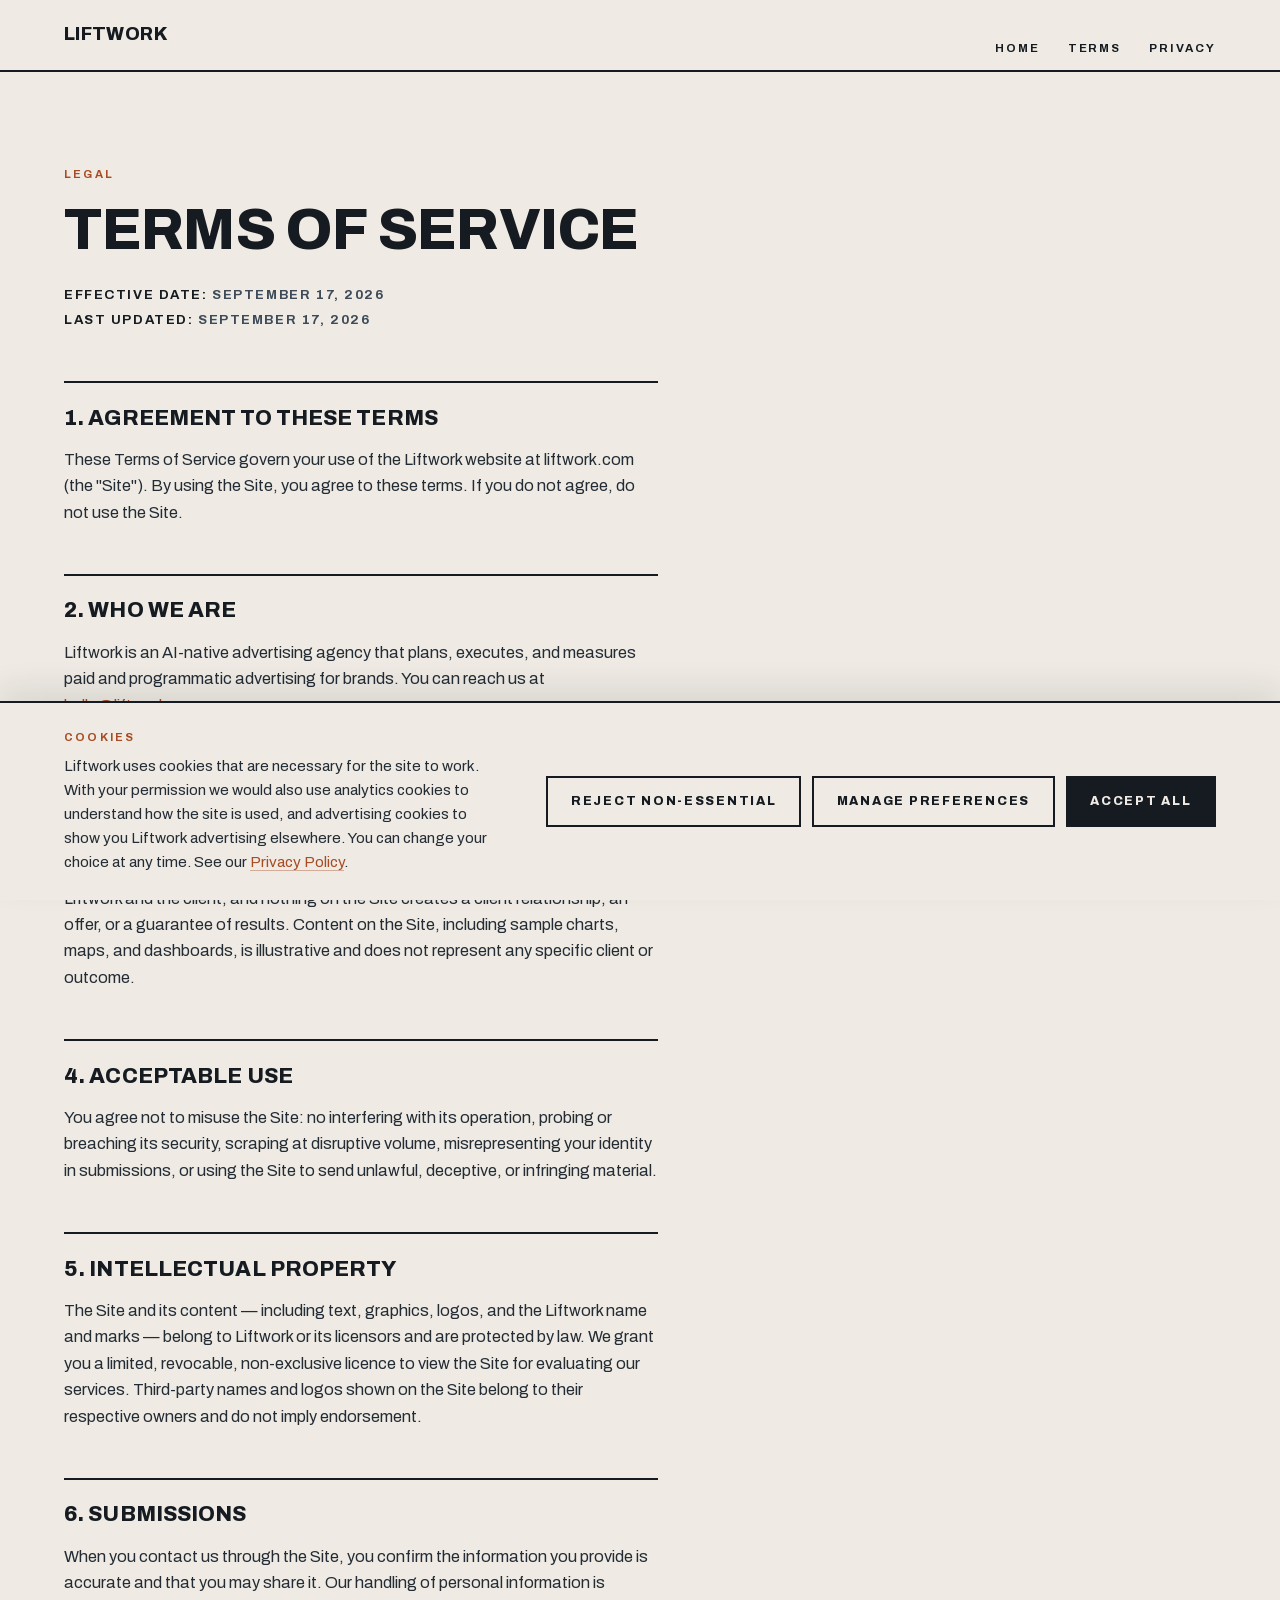
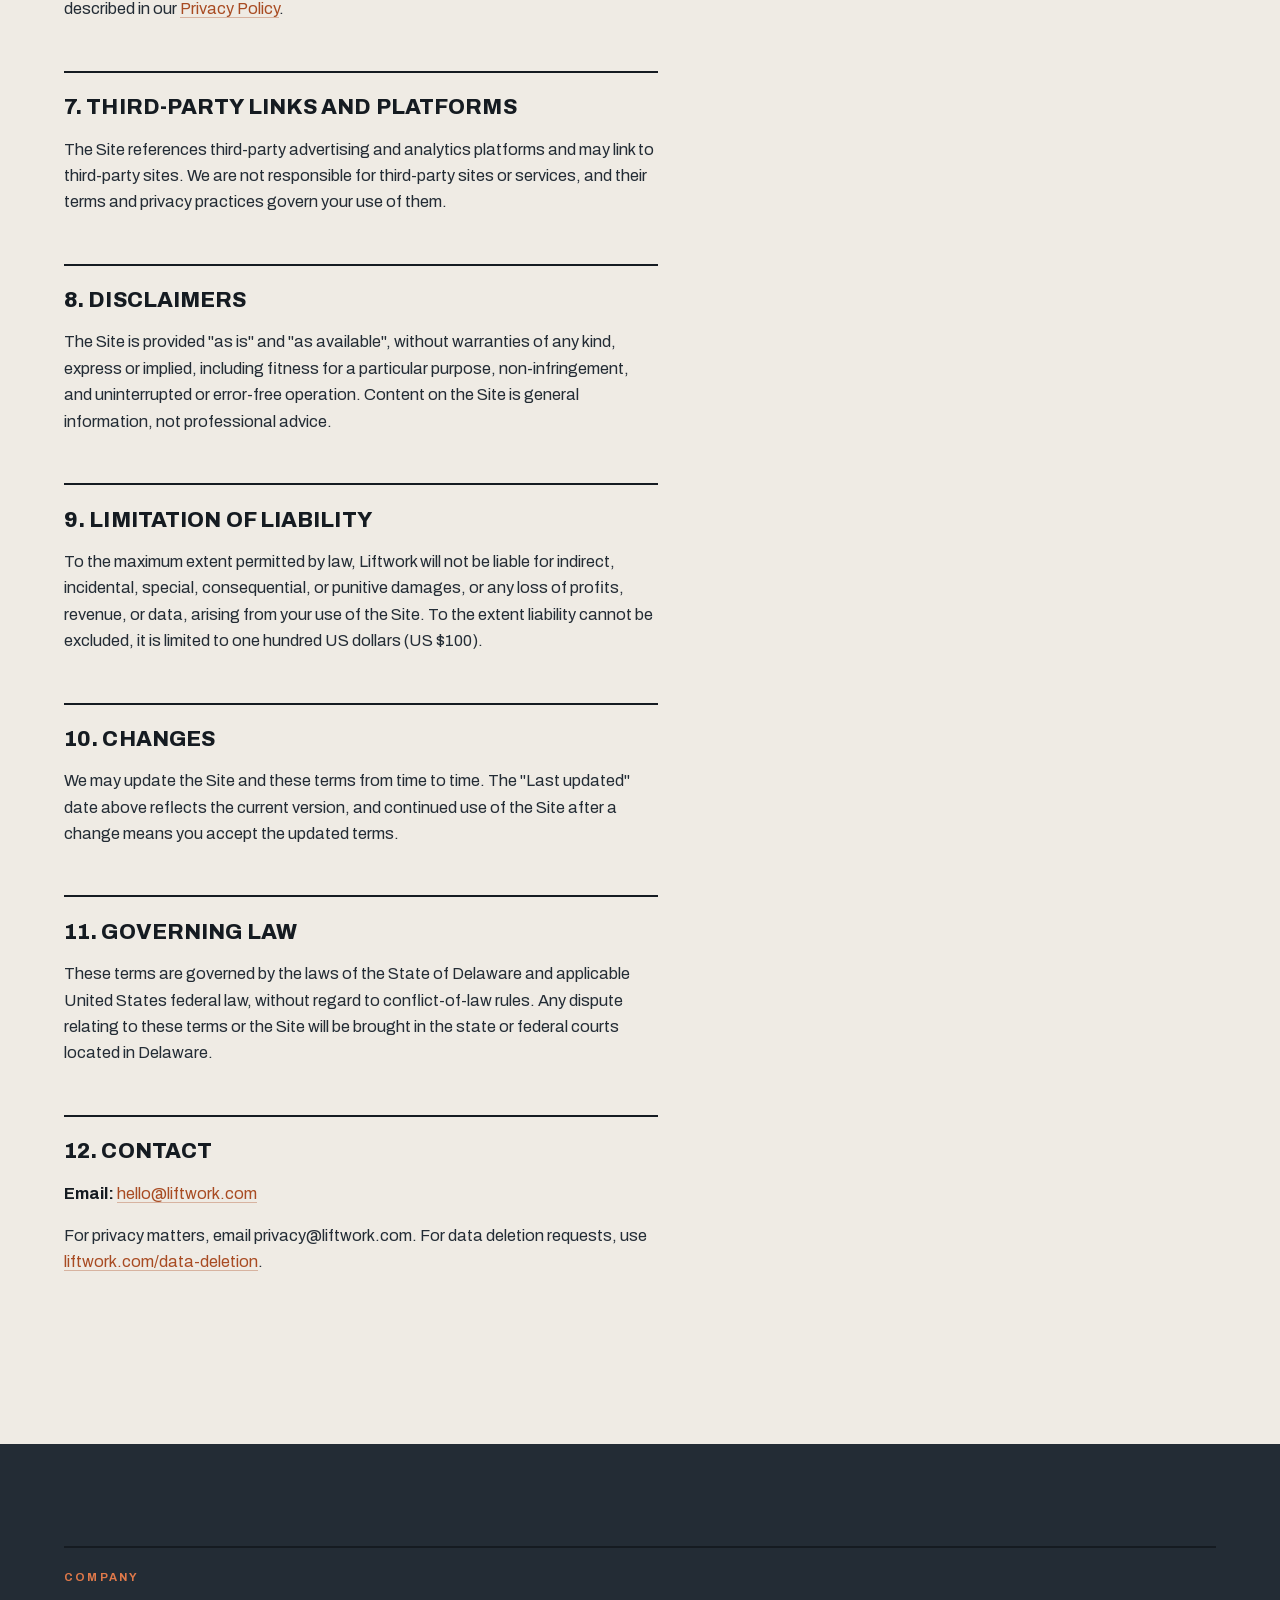
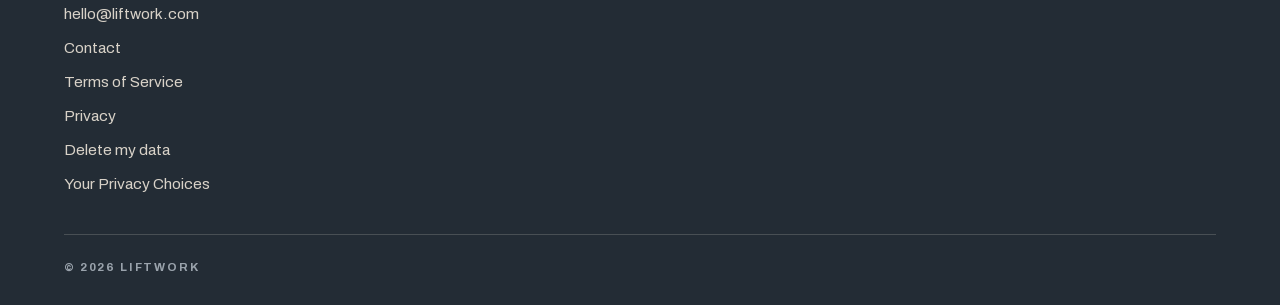
<file: terms/index.html>
<!doctype html>
<html lang="en">
<head>
<meta charset="utf-8">
<meta name="viewport" content="width=device-width, initial-scale=1">
<title>Terms of Service — Liftwork</title>
<meta name="description" content="The terms that govern use of the Liftwork website.">
<meta name="theme-color" content="#FFFFFF">
<link rel="icon" href="data:image/svg+xml,%3Csvg xmlns='http://www.w3.org/2000/svg' viewBox='0 0 32 32'%3E%3Ccircle cx='16' cy='16' r='10' fill='%23EA5B2A'/%3E%3Cpolygon points='16,12.5 21.5,17.5 21.5,20.3 16,15.3 10.5,20.3 10.5,17.5' fill='%2314181D'/%3E%3C/svg%3E">
<link rel="stylesheet" href="../legal.css">
  <link rel="stylesheet" href="../consent.css">
</head>
<body>
<header class="masthead">
  <div class="wrap">
    <a class="wordmark" href="../index.html">Liftwork</a>
    <nav aria-label="Primary">
      <ul>
        <li><a href="../index.html">Home</a></li>
        <li><a href="../terms/index.html">Terms</a></li>
        <li><a href="../privacy/index.html">Privacy</a></li>
      </ul>
    </nav>
  </div>
</header>

<main>
  <div class="wrap">
    <div class="doc">
    <p class="kicker">Legal</p>
    <h1>Terms of Service</h1>
    <p class="dates"><strong>Effective date:</strong> September 17, 2026<br><strong>Last updated:</strong> September 17, 2026</p>

    <h2>1. Agreement to these terms</h2>
    <p>These Terms of Service govern your use of the Liftwork website at liftwork.com (the "Site"). By using the Site, you agree to these terms. If you do not agree, do not use the Site.</p>

    <h2>2. Who we are</h2>
    <p>Liftwork is an AI-native advertising agency that plans, executes, and measures paid and programmatic advertising for brands. You can reach us at <a href="mailto:hello@liftwork.com">hello@liftwork.com</a>.</p>

    <h2>3. The Site is not the services</h2>
    <p>The Site describes our services and lets you contact us. Advertising services themselves are provided only under a separate written agreement between Liftwork and the client, and nothing on the Site creates a client relationship, an offer, or a guarantee of results. Content on the Site, including sample charts, maps, and dashboards, is illustrative and does not represent any specific client or outcome.</p>

    <h2>4. Acceptable use</h2>
    <p>You agree not to misuse the Site: no interfering with its operation, probing or breaching its security, scraping at disruptive volume, misrepresenting your identity in submissions, or using the Site to send unlawful, deceptive, or infringing material.</p>

    <h2>5. Intellectual property</h2>
    <p>The Site and its content — including text, graphics, logos, and the Liftwork name and marks — belong to Liftwork or its licensors and are protected by law. We grant you a limited, revocable, non-exclusive licence to view the Site for evaluating our services. Third-party names and logos shown on the Site belong to their respective owners and do not imply endorsement.</p>

    <h2>6. Submissions</h2>
    <p>When you contact us through the Site, you confirm the information you provide is accurate and that you may share it. Our handling of personal information is described in our <a href="../privacy/index.html">Privacy Policy</a>.</p>

    <h2>7. Third-party links and platforms</h2>
    <p>The Site references third-party advertising and analytics platforms and may link to third-party sites. We are not responsible for third-party sites or services, and their terms and privacy practices govern your use of them.</p>

    <h2>8. Disclaimers</h2>
    <p>The Site is provided "as is" and "as available", without warranties of any kind, express or implied, including fitness for a particular purpose, non-infringement, and uninterrupted or error-free operation. Content on the Site is general information, not professional advice.</p>

    <h2>9. Limitation of liability</h2>
    <p>To the maximum extent permitted by law, Liftwork will not be liable for indirect, incidental, special, consequential, or punitive damages, or any loss of profits, revenue, or data, arising from your use of the Site. To the extent liability cannot be excluded, it is limited to one hundred US dollars (US $100).</p>

    <h2>10. Changes</h2>
    <p>We may update the Site and these terms from time to time. The "Last updated" date above reflects the current version, and continued use of the Site after a change means you accept the updated terms.</p>

    <h2>11. Governing law</h2>
    <p>These terms are governed by the laws of the State of Delaware and applicable United States federal law, without regard to conflict-of-law rules. Any dispute relating to these terms or the Site will be brought in the state or federal courts located in Delaware.</p>

    <h2>12. Contact</h2>
    <p><strong>Email:</strong> <a href="mailto:hello@liftwork.com">hello@liftwork.com</a></p>
    <p>For privacy matters, email privacy@liftwork.com. For data deletion requests, use <a href="https://liftwork.com/data-deletion">liftwork.com/data-deletion</a>.</p>
    </div>
  </div>
</main>

<footer>
  <div class="wrap">
    <div class="foot-col">
      <h2 class="foot-h">Company</h2>
      <ul>
        <li><a href="mailto:hello@liftwork.com">hello@liftwork.com</a></li>
        <li><a href="../index.html#contact">Contact</a></li>
        <li><a href="../terms/index.html">Terms of Service</a></li>
        <li><a href="../privacy/index.html">Privacy</a></li>
        <li><a href="../data-deletion/index.html">Delete my data</a></li>
<li><a href="#" data-lw-consent-open>Your Privacy Choices</a></li>
      </ul>
    </div>
    <div class="colophon"><span>© 2026 Liftwork</span></div>
  </div>
</footer>
<script src="../consent.js" defer></script>
</body>
</html>
</file>
<file: consent.css>
/* ============================================================
   LIFTWORK — cookie consent
   precisionist industrial plate: hard edges, flat planes,
   one rust accent. No rounded corners, no soft shadows.
   ============================================================ */
.lw-consent, .lw-prefs{
  --chalk:#EFEBE4; --chalk-2:#DFD8CC; --chalk-3:#CFC6B7;
  --slate:#232C35; --slate-deep:#151B21; --slate-mid:#3D4A57;
  --rust:#A84B22; --rust-light:#E0794A;
  font-family:'Archivo','Helvetica Neue',Helvetica,Arial,sans-serif;
}

/* ---- banner ---- */
.lw-consent{
  position:fixed;inset:auto 0 0 0;z-index:9000;
  background:var(--chalk);border-top:2px solid var(--slate-deep);
  padding:clamp(1.1rem,2.5vw,1.6rem) clamp(1.25rem,5vw,4.5rem);
  box-shadow:0 -14px 28px rgba(21,27,33,.09);
  transform:translateY(100%);transition:transform .32s cubic-bezier(.2,.7,.3,1);
}
.lw-consent[data-open="true"]{transform:none}
@media (prefers-reduced-motion:reduce){.lw-consent{transition:none}}
.lw-consent__inner{max-width:1280px;margin:0 auto;display:grid;gap:1.1rem 3rem;align-items:center}
@media (min-width:900px){.lw-consent__inner{grid-template-columns:1fr auto}}
.lw-consent__title{font-size:.7rem;font-weight:700;letter-spacing:.2em;text-transform:uppercase;color:var(--rust);margin:0 0 .55rem}
.lw-consent__text{margin:0;font-size:.96rem;line-height:1.55;color:var(--slate);max-width:64ch}
.lw-consent__text a{color:var(--rust);text-decoration:none;border-bottom:1px solid rgba(168,75,34,.4)}
.lw-consent__text a:hover{border-bottom-color:var(--rust)}
.lw-consent__actions{display:flex;flex-wrap:wrap;gap:.7rem;align-items:stretch}

/* accept and reject carry identical weight — required, and the thing
   regulators penalise most often when it is not true */
.lw-btn{
  font:inherit;font-weight:800;font-size:.78rem;letter-spacing:.14em;text-transform:uppercase;
  padding:.85rem 1.4rem;border:2px solid var(--slate-deep);background:var(--chalk);
  color:var(--slate-deep);cursor:pointer;border-radius:0;white-space:nowrap;
  transition:background .15s ease,color .15s ease;
}
.lw-btn:hover{background:var(--slate-deep);color:var(--chalk)}
.lw-btn--primary{background:var(--slate-deep);color:var(--chalk)}
.lw-btn--primary:hover{background:var(--rust);border-color:var(--rust);color:#fff}
.lw-btn--quiet{border-color:transparent;background:none;text-decoration:underline;text-underline-offset:4px}
.lw-btn--quiet:hover{background:none;color:var(--rust)}
.lw-btn:focus-visible{outline:2px solid var(--rust);outline-offset:3px}

/* ---- preferences dialog ---- */
.lw-prefs{border:2px solid var(--slate-deep);background:var(--chalk);padding:0;margin:auto;
  max-width:40rem;width:calc(100% - 2rem);color:var(--slate-deep)}
.lw-prefs::backdrop{background:rgba(21,27,33,.55)}
.lw-prefs__head{padding:1.5rem clamp(1.25rem,3vw,2rem) 1.1rem;border-bottom:2px solid var(--slate-deep)}
.lw-prefs__head h2{margin:0;font-size:1.25rem;font-weight:800;letter-spacing:.005em;text-transform:uppercase;line-height:1.15}
.lw-prefs__head p{margin:.7rem 0 0;font-size:.92rem;line-height:1.5;color:var(--slate-mid)}
.lw-prefs__body{padding:.4rem clamp(1.25rem,3vw,2rem) 1rem;max-height:52vh;overflow-y:auto}
.lw-cat{padding:1.15rem 0;border-bottom:1px solid var(--chalk-3);display:grid;grid-template-columns:1fr auto;gap:.6rem 1.4rem;align-items:start}
.lw-cat:last-child{border-bottom:0}
.lw-cat h3{margin:0;font-size:.95rem;font-weight:800;text-transform:uppercase;letter-spacing:.04em}
.lw-cat p{margin:.4rem 0 0;font-size:.88rem;line-height:1.5;color:var(--slate-mid);grid-column:1/-1}
.lw-cat__locked{font-size:.68rem;font-weight:700;letter-spacing:.14em;text-transform:uppercase;color:var(--slate-mid);align-self:center}

/* hard-edged switch, keyboard operable because it is a real checkbox */
.lw-switch{position:relative;display:inline-flex;align-items:center;cursor:pointer}
.lw-switch input{position:absolute;opacity:0;width:100%;height:100%;margin:0;cursor:pointer}
.lw-switch__track{width:52px;height:26px;border:2px solid var(--slate-deep);background:var(--chalk-2);
  display:block;transition:background .16s ease}
.lw-switch__thumb{position:absolute;top:2px;left:2px;width:22px;height:22px;background:var(--slate-deep);
  transition:transform .16s ease,background .16s ease;pointer-events:none}
.lw-switch input:checked ~ .lw-switch__track{background:var(--rust)}
.lw-switch input:checked ~ .lw-switch__thumb{transform:translateX(26px);background:#fff}
.lw-switch input:focus-visible ~ .lw-switch__track{outline:2px solid var(--rust);outline-offset:3px}
.lw-prefs__foot{padding:1.1rem clamp(1.25rem,3vw,2rem) 1.4rem;border-top:2px solid var(--slate-deep);
  display:flex;flex-wrap:wrap;gap:.6rem;justify-content:flex-end;align-items:center}
.lw-prefs__foot .lw-btn{padding:.8rem 1rem;font-size:.72rem;letter-spacing:.11em}
.lw-prefs__foot .lw-btn--primary{margin-left:auto}

/* ---- GPC notice ---- */
.lw-gpc{margin-top:.8rem;padding:.7rem .9rem;border-left:3px solid var(--rust);background:var(--chalk-2);
  font-size:.88rem;line-height:1.5;color:var(--slate)}

@media (max-width:560px){
  .lw-consent__actions{flex-direction:column}
  .lw-btn{width:100%;text-align:center}
  .lw-prefs__foot{justify-content:stretch}
  .lw-prefs__foot .lw-btn{flex:1}
}
</file>
<file: legal.css>
/* ============================================================
   LIFTWORK — legal subpages
   inherits the precisionist industrial plate world:
   chalk ground, slate rule-work, one rust accent.
   ============================================================ */
@font-face{font-family:'Archivo';font-style:normal;font-weight:400 800;font-display:swap;
  src:url(/fonts/archivo-var.woff2) format('woff2');
  unicode-range:U+0000-00FF,U+0131,U+0152-0153,U+02BB-02BC,U+02C6,U+02DA,U+02DC,U+2000-206F,U+2074,U+20AC,U+2122,U+2191,U+2193,U+2212,U+2215,U+FEFF,U+FFFD}

:root{
  --chalk:#EFEBE4; --chalk-2:#DFD8CC; --chalk-3:#CFC6B7;
  --slate:#232C35; --slate-deep:#151B21; --slate-mid:#3D4A57;
  --rust:#A84B22; --rust-light:#E0794A;
  --display:'Archivo','Helvetica Neue',Helvetica,Arial,sans-serif;
  --gutter:clamp(1.25rem,5vw,4.5rem);
  --head-h:4.5rem;
}
*{margin:0;padding:0;box-sizing:border-box}
html{scroll-behavior:smooth;overflow-x:clip}
@media (prefers-reduced-motion:reduce){html{scroll-behavior:auto}}
body{font-family:var(--display);background:var(--chalk);color:var(--slate-deep);
  font-size:1.02rem;line-height:1.62;-webkit-font-smoothing:antialiased;overflow-x:clip}
::selection{background:var(--slate-deep);color:var(--chalk)}
html{scrollbar-color:var(--slate-mid) var(--chalk-2)}
a{color:var(--rust);text-decoration:none;border-bottom:1px solid rgba(168,75,34,.35)}
a:hover,a:focus-visible{border-bottom-color:var(--rust)}
:focus-visible{outline:2px solid var(--rust);outline-offset:3px}

.wrap{max-width:1280px;margin:0 auto;padding-inline:var(--gutter)}
.doc{max-width:66ch}

/* ---- masthead ---- */
.masthead{position:sticky;top:0;z-index:50;background:var(--chalk);
  border-bottom:2px solid var(--slate-deep);height:var(--head-h);display:flex;align-items:center}
.masthead .wrap{display:flex;align-items:center;justify-content:space-between;gap:1.5rem;width:100%}
.wordmark{font-weight:800;font-size:1.15rem;letter-spacing:.02em;text-transform:uppercase;
  color:var(--slate-deep);border:0}
.masthead nav ul{display:flex;gap:clamp(.9rem,2.2vw,2.1rem);list-style:none}
.masthead nav a{font-size:.72rem;font-weight:700;letter-spacing:.16em;text-transform:uppercase;
  color:var(--slate-deep);border-bottom:2px solid transparent;padding-bottom:2px}
.masthead nav a:hover,.masthead nav a:focus-visible{border-bottom-color:var(--rust)}

/* ---- document ---- */
main{padding:clamp(2.6rem,6vw,5rem) 0 clamp(3rem,7vw,5.5rem)}
.kicker{font-size:.7rem;font-weight:700;letter-spacing:.2em;text-transform:uppercase;
  color:var(--rust);margin-bottom:1.1rem}
h1{font-size:clamp(2.1rem,1.4rem + 3vw,3.6rem);font-weight:800;line-height:1.02;
  letter-spacing:-.015em;text-transform:uppercase}
.dates{margin-top:1.5rem;font-size:.82rem;font-weight:700;letter-spacing:.12em;
  text-transform:uppercase;color:var(--slate-mid);line-height:1.9}
h2{font-size:clamp(1.15rem,1.02rem + .4vw,1.42rem);font-weight:800;line-height:1.18;
  letter-spacing:.005em;text-transform:uppercase;margin-top:3rem;padding-top:1.4rem;
  border-top:2px solid var(--slate-deep);scroll-margin-top:calc(var(--head-h) + 1rem)}
h3{font-size:1.02rem;font-weight:700;margin-top:1.8rem}
p{margin-top:1rem;color:var(--slate)}
.lede{font-size:clamp(1.1rem,1rem + .5vw,1.35rem);line-height:1.45;margin-top:1.4rem;color:var(--slate)}
strong{font-weight:700;color:var(--slate-deep)}
ul,ol{margin-top:1rem;padding-left:1.35rem;color:var(--slate)}
li{margin-top:.5rem}
li::marker{color:var(--rust)}
hr{border:0;border-top:1px solid var(--chalk-3);margin-top:2.4rem}

/* ---- form ---- */
.panel{border:2px solid var(--slate-deep);background:var(--chalk-2);
  padding:clamp(1.4rem,3vw,2.2rem);margin-top:1.6rem}
form{display:grid;gap:1.6rem}
.field{display:grid;gap:.35rem}
label{font-size:.7rem;font-weight:700;letter-spacing:.16em;text-transform:uppercase;color:var(--slate-deep)}
label .hint{display:block;margin-top:.3rem;font-size:.72rem;font-weight:400;letter-spacing:.02em;
  text-transform:none;color:var(--slate-mid)}
input,textarea{width:100%;font-family:var(--display);font-size:1.05rem;color:var(--slate-deep);
  background:transparent;border:0;border-bottom:2px solid var(--slate-deep);padding:.65rem 0;border-radius:0}
textarea{min-height:6.5rem;resize:vertical}
input:focus,textarea:focus{outline:0;border-bottom-color:var(--rust)}
.act{font:inherit;font-weight:800;font-size:1rem;letter-spacing:.18em;text-transform:uppercase;
  color:var(--slate-deep);background:none;border:0;cursor:pointer;padding:0;
  border-bottom:3px solid var(--rust);padding-bottom:.35rem;transition:color .16s ease;justify-self:start}
.act:hover,.act:focus-visible{color:var(--rust)}
.act[disabled]{opacity:.55;cursor:wait}
.hp-field{position:absolute;left:-9999px;width:1px;height:1px;overflow:hidden}
.form-note{font-size:.95rem;min-height:1.4em;color:var(--slate-mid)}
.form-note.err{color:var(--rust);font-weight:700}
.done{border:2px solid var(--slate-deep);background:var(--chalk-2);
  padding:clamp(1.4rem,3vw,2.2rem);margin-top:1.6rem;display:none}
.done h2{margin-top:0;border-top:0;padding-top:0}
.ref{font-weight:800;letter-spacing:.1em}

/* ---- footer ---- */
footer{background:var(--slate);color:var(--chalk);margin-top:clamp(3rem,7vw,5rem);
  padding:clamp(2.4rem,5vw,3.4rem) 0 1.8rem}
footer a{color:#d8d2c8;border:0}
footer a:hover{color:var(--rust-light)}
.foot-col .foot-h{font-size:.7rem;font-weight:700;letter-spacing:.2em;text-transform:uppercase;
  color:var(--rust-light);margin-bottom:1.1rem}
.foot-col ul{list-style:none;display:grid;gap:.55rem;padding:0;margin:0}
.foot-col li{font-size:.97rem;color:#d8d2c8;margin:0}
.colophon{margin-top:2.4rem;padding-top:1.4rem;border-top:1px solid rgba(239,235,228,.18);
  font-size:.72rem;font-weight:700;letter-spacing:.16em;text-transform:uppercase;color:#9aa3ac}
@media (max-width:640px){
  .masthead nav ul{gap:.85rem}
  .masthead nav a{font-size:.62rem;letter-spacing:.1em}
}
</file>
